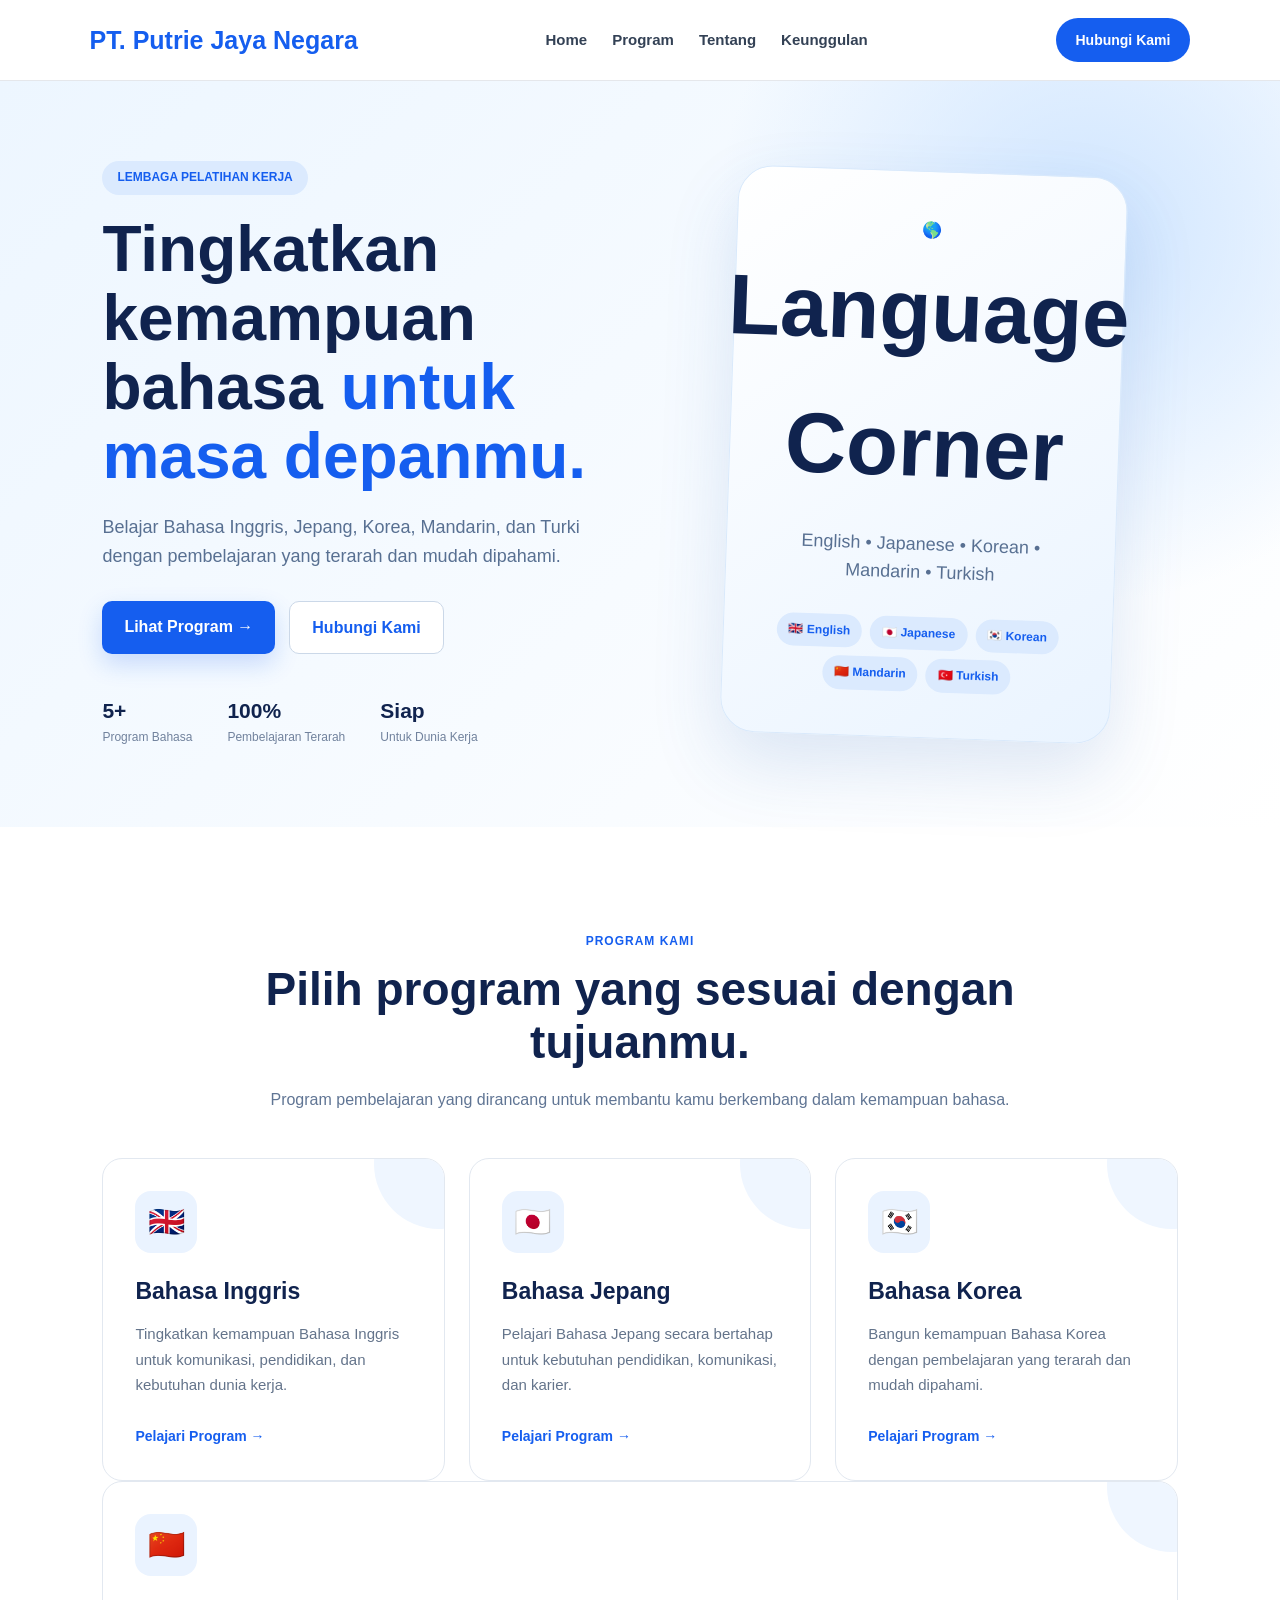
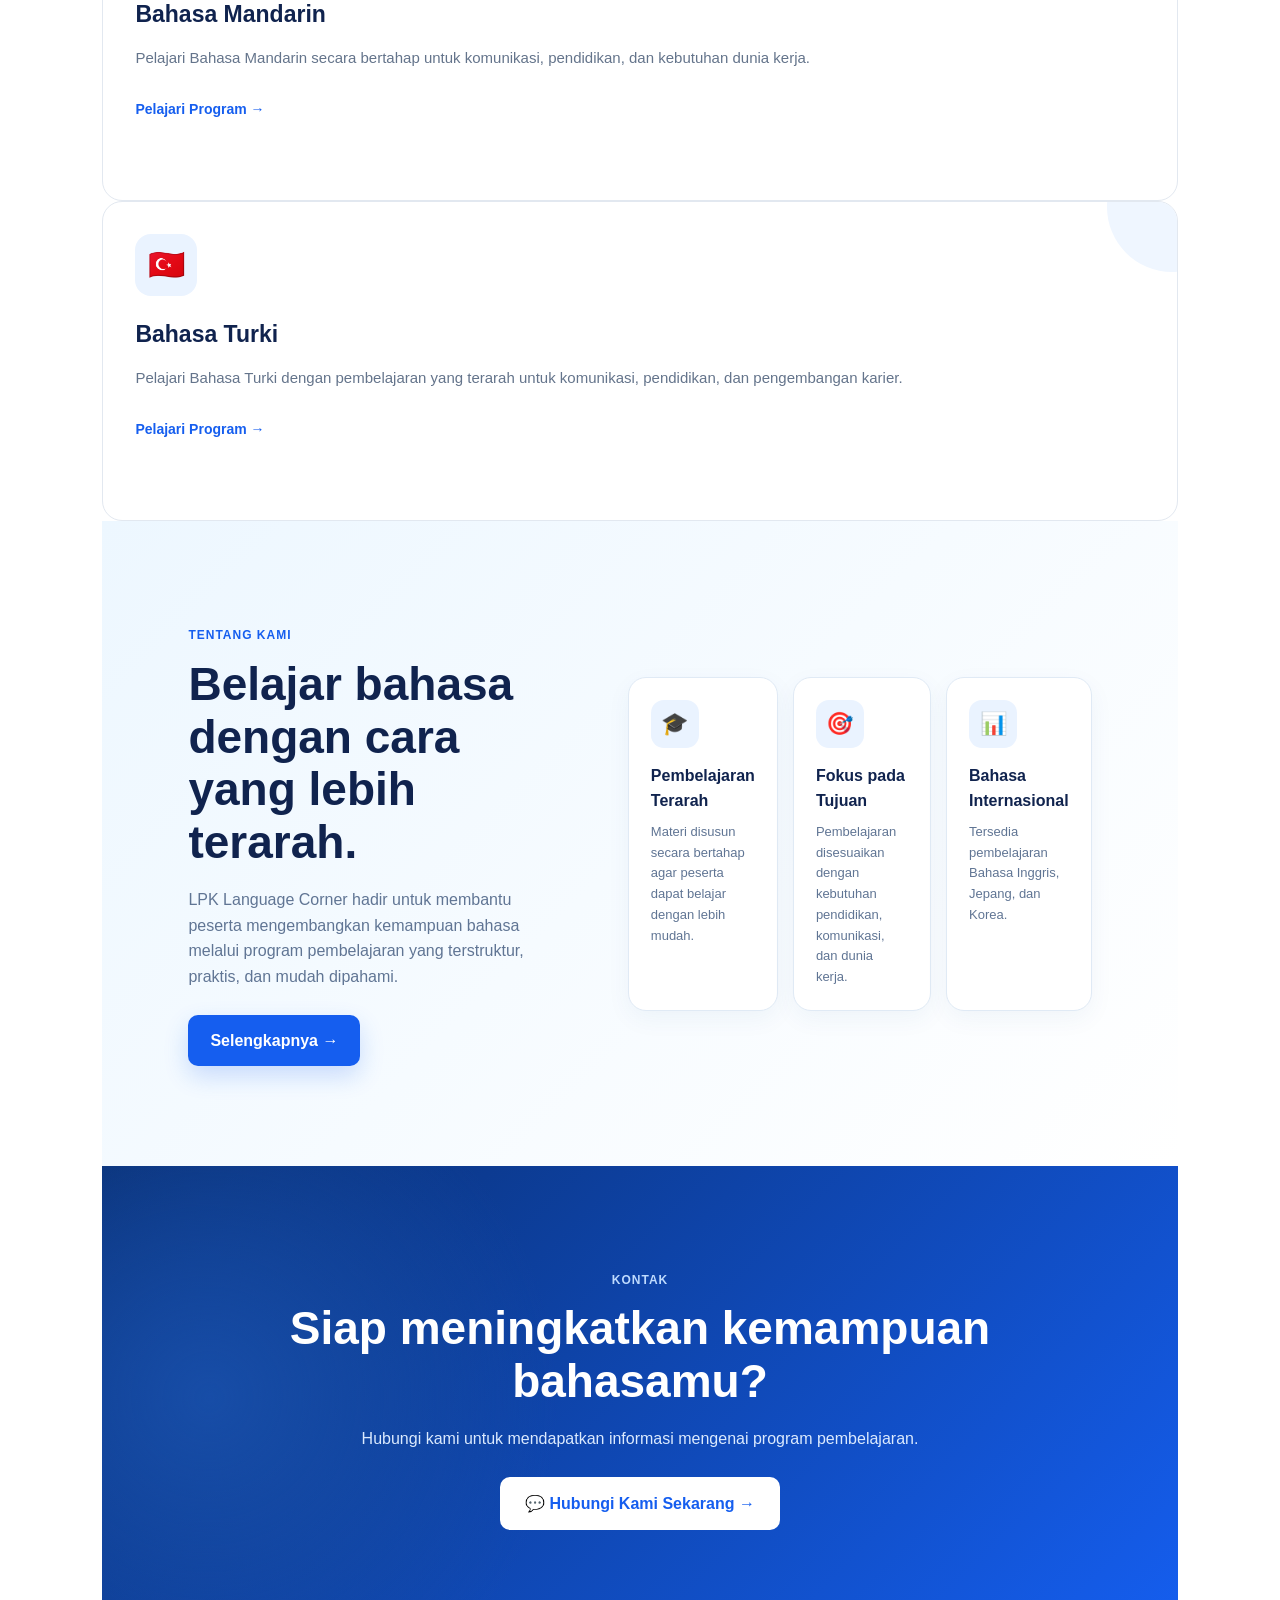
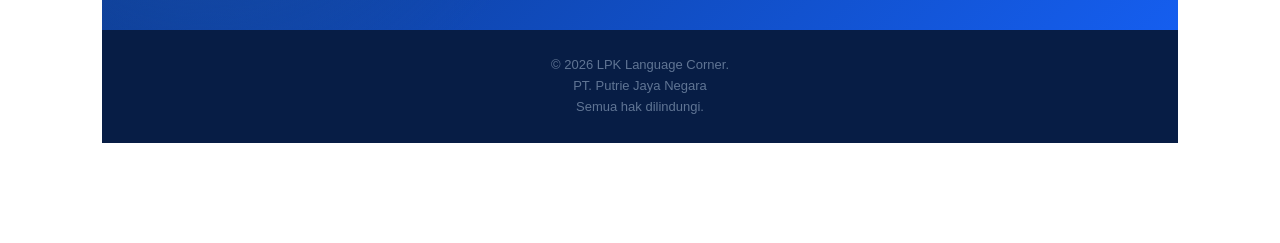
<file: index.html>
<!DOCTYPE html>
<html lang="id">
<head>
    <meta charset="UTF-8">
    <meta name="viewport" content="width=device-width, initial-scale=1.0">

    <title>LPK Language Corner</title>

    <style>
        * {
            margin: 0;
            padding: 0;
            box-sizing: border-box;
        }

        html {
            scroll-behavior: smooth;
        }

        body {
            font-family: Arial, sans-serif;
            background: #f8fbff;
            color: #10234e;
            line-height: 1.6;
        }

        a {
            text-decoration: none;
        }

        /* ================= NAVBAR ================= */

        header {
            position: sticky;
            top: 0;
            z-index: 1000;

            width: 100%;

            display: flex;
            align-items: center;
            justify-content: space-between;

            padding: 18px 7%;

            background: rgba(255,255,255,0.97);
            backdrop-filter: blur(10px);

            border-bottom: 1px solid #e5e7eb;
        }

        .logo {
            color: #155eef;
            font-size: 25px;
            font-weight: 800;
            white-space: nowrap;
        }

        nav {
            display: flex;
            align-items: center;
            gap: 25px;
        }

        nav a {
            color: #334155;
            font-size: 15px;
            font-weight: 700;
            transition: 0.2s;
        }

        nav a:hover {
            color: #155eef;
        }

        .nav-button {
            padding: 11px 20px;

            border-radius: 30px;

            background: #155eef;
            color: white;

            font-size: 14px;
            font-weight: 700;

            transition: 0.3s;
        }

        .nav-button:hover {
            background: #0d47c7;
            transform: translateY(-2px);
        }

        /* ================= HERO ================= */

        #home {
            min-height: 600px;

            display: grid;
            grid-template-columns: 1fr 1fr;

            align-items: center;

            gap: 60px;

            padding: 80px 8%;

            background:
                radial-gradient(
                    circle at 85% 20%,
                    #cfe5ff 0%,
                    transparent 30%
                ),
                linear-gradient(
                    135deg,
                    #edf6ff,
                    #ffffff
                );
        }

        .hero-content {
            max-width: 650px;
        }

        .badge {
            display: inline-block;

            padding: 7px 15px;
            margin-bottom: 20px;

            border-radius: 30px;

            background: #dbeafe;
            color: #155eef;

            font-size: 12px;
            font-weight: 800;
        }

        #home h1 {
            margin-bottom: 22px;

            font-size: clamp(42px, 5vw, 68px);
            line-height: 1.08;

            color: #10234e;
        }

        #home h1 span {
            color: #155eef;
        }

        #home p {
            max-width: 600px;

            margin-bottom: 30px;

            color: #587092;

            font-size: 18px;
        }

        .hero-buttons {
            display: flex;
            gap: 14px;

            margin-bottom: 40px;
        }

        .btn-primary,
        .btn-secondary {
            display: inline-block;

            padding: 13px 22px;

            border-radius: 10px;

            font-weight: 700;

            transition: 0.3s;
        }

        .btn-primary {
            background: #155eef;
            color: white;

            box-shadow: 0 10px 25px rgba(21,94,239,0.2);
        }

        .btn-primary:hover {
            background: #0d47c7;
            transform: translateY(-3px);
        }

        .btn-secondary {
            border: 1px solid #cbd8e8;

            background: white;
            color: #155eef;
        }

        .btn-secondary:hover {
            border-color: #155eef;
            transform: translateY(-3px);
        }

        .hero-info {
            display: flex;
            gap: 35px;
        }

        .hero-info div {
            display: flex;
            flex-direction: column;
        }

        .hero-info strong {
            font-size: 21px;
            color: #10234e;
        }

        .hero-info span {
            font-size: 12px;
            color: #71829d;
        }

        /* ================= HERO VISUAL ================= */

        .hero-visual {
            display: flex;
            justify-content: center;
            align-items: center;
        }

        .visual-card {
            width: 390px;
            min-height: 360px;

            padding: 45px;

            display: flex;
            flex-direction: column;
            align-items: center;
            justify-content: center;

            text-align: center;

            border-radius: 35px;

            background: linear-gradient(
                145deg,
                #ffffff,
                #eaf4ff
            );

            border: 1px solid #d9e9fb;

            box-shadow:
                0 30px 70px rgba(45,100,180,0.15);

            transform: rotate(2deg);

            transition: 0.3s;
        }

        .visual-card:hover {
            transform: rotate(0deg) translateY(-8px);
        }

        .visual-card > :first-child {
            font-size: 85px;
            margin-bottom: 15px;
        }

        .visual-card h3 {
            margin-bottom: 8px;
            font-size: 28px;
        }

        .visual-card p {
            margin-bottom: 20px;
            color: #587092;
        }

        .language-list {
            display: flex;
            flex-wrap: wrap;
            justify-content: center;
            gap: 8px;
        }

        .language-list span {
            padding: 7px 12px;

            border-radius: 20px;

            background: #dbeafe;
            color: #155eef;

            font-size: 12px;
            font-weight: 700;
        }

        /* ================= SECTION ================= */

        section {
            padding: 100px 8%;
        }

        .section-heading {
            max-width: 750px;
            margin: 0 auto;
            text-align: center;
        }

        .section-label {
            display: inline-block;

            margin-bottom: 12px;

            color: #155eef;

            font-size: 12px;
            font-weight: 800;

            letter-spacing: 1px;
        }

        section h2 {
            margin-bottom: 18px;

            font-size: clamp(32px,4vw,46px);

            line-height: 1.15;

            color: #10234e;
        }

        section p {
            color: #607594;
        }

        /* ================= PROGRAM ================= */

        #program {
            background: white;
        }

        .program-container {
            max-width: 1100px;

            margin: 45px auto 0;

            display: grid;

            grid-template-columns: repeat(3,1fr);

            gap: 24px;
        }

        .program-card {
            position: relative;

            min-height: 320px;

            padding: 32px;

            background: white;

            border: 1px solid #e2e8f0;

            border-radius: 20px;

            overflow: hidden;

            transition: 0.3s;
        }

        .program-card::after {
            content: "";

            position: absolute;

            width: 130px;
            height: 130px;

            top: -60px;
            right: -60px;

            background: #eff6ff;

            border-radius: 50%;
        }

        .program-card:hover {
            transform: translateY(-7px);

            border-color: #bfdbfe;

            box-shadow:
                0 18px 40px rgba(15,23,42,0.08);
        }

        .program-icon {
            position: relative;
            z-index: 2;

            width: 62px;
            height: 62px;

            display: flex;
            align-items: center;
            justify-content: center;

            margin-bottom: 20px;

            border-radius: 16px;

            background: #eaf3ff;

            font-size: 30px;
        }

        .number {
            position: absolute;

            top: 25px;
            right: 25px;

            color: #7ca5db;

            font-size: 12px;
            font-weight: 700;
        }

        .program-card h3 {
            position: relative;
            z-index: 2;

            margin-bottom: 12px;

            font-size: 23px;

            color: #10234e;
        }

        .program-card p {
            position: relative;
            z-index: 2;

            margin-bottom: 25px;

            font-size: 15px;

            line-height: 1.7;

            color: #64748b;
        }

        .program-card a {
            position: relative;
            z-index: 2;

            color: #155eef;

            font-size: 14px;

            font-weight: 800;
        }

        /* ================= TENTANG ================= */

        #tentang {
            background:
                linear-gradient(
                    135deg,
                    #edf7ff,
                    #ffffff
                );
        }

        .about-content {
            max-width: 1100px;

            margin: auto;

            display: grid;

            grid-template-columns: 0.9fr 1.1fr;

            gap: 60px;

            align-items: center;
        }

        .about-content h2 {
            max-width: 500px;
        }

        .about-content > div:first-child p {
            max-width: 550px;

            margin-bottom: 25px;
        }

        .feature-container {
            display: grid;

            grid-template-columns: repeat(3,1fr);

            gap: 15px;
        }

        .feature-card {
            padding: 22px;

            border: 1px solid #e0eaf5;

            border-radius: 18px;

            background: white;

            box-shadow:
                0 8px 25px rgba(25,70,130,0.05);
        }

        .feature-icon {
            width: 48px;
            height: 48px;

            display: flex;
            align-items: center;
            justify-content: center;

            margin-bottom: 15px;

            border-radius: 13px;

            background: #eaf3ff;

            font-size: 22px;
        }

        .feature-card h3 {
            margin-bottom: 8px;

            font-size: 16px;

            color: #10234e;
        }

        .feature-card p {
            font-size: 13px;
        }

        /* ================= KONTAK ================= */

        #kontak {
            text-align: center;

            background:
                radial-gradient(
                    circle at 10% 50%,
                    #174da7,
                    transparent 35%
                ),
                linear-gradient(
                    135deg,
                    #092f72,
                    #155eef
                );

            color: white;
        }

        #kontak .section-label {
            color: #bfdbfe;
        }

        #kontak h2 {
            color: white;
        }

        #kontak p {
            max-width: 600px;

            margin: 0 auto 25px;

            color: #dbeafe;
        }

        .contact-button {
            display: inline-block;

            padding: 14px 25px;

            border-radius: 10px;

            background: white;

            color: #155eef;

            font-weight: 800;

            transition: 0.3s;
        }

        .contact-button:hover {
            transform: translateY(-3px);

            box-shadow:
                0 10px 25px rgba(0,0,0,0.15);
        }

        /* ================= FOOTER ================= */

        footer {
            padding: 25px 8%;

            text-align: center;

            background: #071d45;

            color: #9db3d5;

            font-size: 13px;
        }

        /* ================= RESPONSIVE ================= */

        @media (max-width:900px) {

            header {
                padding: 15px 5%;
            }

            nav {
                gap: 15px;
            }

            #home {
                grid-template-columns: 1fr;

                padding: 70px 5%;
            }

            .hero-visual {
                order: -1;
            }

            .visual-card {
                width: 100%;
                max-width: 380px;
            }

            .program-container {
                grid-template-columns: 1fr;
            }

            .about-content {
                grid-template-columns: 1fr;
            }

            .feature-container {
                grid-template-columns: 1fr;
            }
        }

        @media (max-width:600px) {

            header {
                height: auto;

                padding: 18px 5%;

                flex-direction: column;

                gap: 12px;
            }

            nav {
                flex-wrap: wrap;
                justify-content: center;
                gap: 15px;
            }

            .nav-button {
                display: inline-block;
            }

            #home {
                padding: 60px 5%;
            }

            #home h1 {
                font-size: 43px;
            }

            #home p {
                font-size: 16px;
            }

            .hero-buttons {
                flex-direction: column;
            }

            .btn-primary,
            .btn-secondary {
                text-align: center;
                width: 100%;
            }

            .hero-info {
                gap: 18px;
            }

            .hero-info strong {
                font-size: 18px;
            }

            section {
                padding: 70px 5%;
            }

            section h2 {
                font-size: 32px;
            }

            .visual-card {
                min-height: 320px;
                padding: 30px;
            }
        }
    </style>
</head>

<body>

    <!-- ================= NAVBAR ================= -->

    <header>

       <div class="logo">
    PT. Putrie Jaya Negara
</div>

        <nav>
            <a href="#home">Home</a>
            <a href="#program">Program</a>
            <a href="#tentang">Tentang</a>
            <a href="#keunggulan">Keunggulan</a>
        </nav>

        <a
            href="https://wa.me/6281389813184?text=Halo%20LPK%20Language%20Corner%2C%20saya%20ingin%20mendapatkan%20informasi%20tentang%20program."
            class="nav-button"
            target="_blank"
            rel="noopener noreferrer"
        >
            Hubungi Kami
        </a>

    </header>


    <!-- ================= HERO ================= -->

    <section id="home">

        <div class="hero-content">

            <span class="badge">
                LEMBAGA PELATIHAN KERJA
            </span>

            <h1>
                Tingkatkan kemampuan
                bahasa <span>untuk masa depanmu.</span>
            </h1>

            <p>
    Belajar Bahasa Inggris, Jepang, Korea, Mandarin, dan Turki
    dengan pembelajaran yang terarah dan mudah dipahami.
</p>

            <div class="hero-buttons">

                <a href="#program" class="btn-primary">
                    Lihat Program →
                </a>

                <a
                    href="https://wa.me/6281389813184?text=Halo%20LPK%20Language%20Corner%2C%20saya%20ingin%20mendapatkan%20informasi."
                    class="btn-secondary"
                    target="_blank"
                    rel="noopener noreferrer"
                >
                    Hubungi Kami
                </a>

            </div>

            <div class="hero-info">

                <div>
                    <strong>5+</strong>
                    <span>Program Bahasa</span>
                </div>

                <div>
                    <strong>100%</strong>
                    <span>Pembelajaran Terarah</span>
                </div>

                <div>
                    <strong>Siap</strong>
                    <span>Untuk Dunia Kerja</span>
                </div>

            </div>

        </div>


        <div class="hero-visual">

            <div class="visual-card">

                🌎

                <h3>
                    Language Corner
                </h3>

               <p>
    English • Japanese • Korean • Mandarin • Turkish
</p>
              <div class="language-list">
    <span>🇬🇧 English</span>
    <span>🇯🇵 Japanese</span>
    <span>🇰🇷 Korean</span>
    <span>🇨🇳 Mandarin</span>
    <span>🇹🇷 Turkish</span>
</div>

            </div>

        </div>

    </section>


    <!-- ================= PROGRAM ================= -->

    <section id="program">

        <div class="section-heading">

            <span class="section-label">
                PROGRAM KAMI
            </span>

            <h2>
                Pilih program yang sesuai
                dengan tujuanmu.
            </h2>

            <p>
                Program pembelajaran yang dirancang untuk membantu
                kamu berkembang dalam kemampuan bahasa.
            </p>

        </div>


       <div class="program-container">

    <!-- PROGRAM BAHASA INGGRIS -->
    <div class="program-card">

        <div class="program-icon">
            🇬🇧
        </div>

        <span class="number">
            01
        </span>

        <h3>
            Bahasa Inggris
        </h3>

        <p>
            Tingkatkan kemampuan Bahasa Inggris
            untuk komunikasi, pendidikan,
            dan kebutuhan dunia kerja.
        </p>

        <a href="inggris.html">
            Pelajari Program →
        </a>

    </div>


    <!-- PROGRAM BAHASA JEPANG -->
    <div class="program-card">

        <div class="program-icon">
            🇯🇵
        </div>

        <span class="number">
            02
        </span>

        <h3>
            Bahasa Jepang
        </h3>

        <p>
            Pelajari Bahasa Jepang secara bertahap
            untuk kebutuhan pendidikan, komunikasi,
            dan karier.
        </p>

        <a href="jepang.html">
            Pelajari Program →
        </a>

    </div>


    <!-- PROGRAM BAHASA KOREA -->
    <div class="program-card">

        <div class="program-icon">
            🇰🇷
        </div>

        <span class="number">
            03
        </span>

        <h3>
            Bahasa Korea
        </h3>

        <p>
            Bangun kemampuan Bahasa Korea
            dengan pembelajaran yang terarah
            dan mudah dipahami.
        </p>

        <a href="korea.html">
            Pelajari Program →
        </a>

    </div>

</div>
    <!-- PROGRAM BAHASA MANDARIN -->
    <div class="program-card">

        <div class="program-icon">
            🇨🇳
        </div>

        <span class="number">
            04
        </span>

        <h3>
            Bahasa Mandarin
        </h3>

        <p>
            Pelajari Bahasa Mandarin secara bertahap
            untuk komunikasi, pendidikan,
            dan kebutuhan dunia kerja.
        </p>

        <a href="mandarin.html">
            Pelajari Program →
        </a>

    </div>


    <!-- PROGRAM BAHASA TURKI -->
    <div class="program-card">

        <div class="program-icon">
            🇹🇷
        </div>

        <span class="number">
            05
        </span>

        <h3>
            Bahasa Turki
        </h3>

        <p>
            Pelajari Bahasa Turki dengan pembelajaran
            yang terarah untuk komunikasi,
            pendidikan, dan pengembangan karier.
        </p>

        <a href="turki.html">
            Pelajari Program →
        </a>

    </div>


    <!-- ================= TENTANG ================= -->

    <section id="tentang">

        <div class="about-content">

            <div>

                <span class="section-label">
                    TENTANG KAMI
                </span>

                <h2>
                    Belajar bahasa dengan cara
                    yang lebih terarah.
                </h2>

                <p>
                    LPK Language Corner hadir untuk membantu
                    peserta mengembangkan kemampuan bahasa
                    melalui program pembelajaran yang
                    terstruktur, praktis, dan mudah dipahami.
                </p>

                <a
                    href="#kontak"
                    class="btn-primary"
                >
                    Selengkapnya →
                </a>

            </div>


            <div
                class="feature-container"
                id="keunggulan"
            >

                <div class="feature-card">

                    <div class="feature-icon">
                        🎓
                    </div>

                    <h3>
                        Pembelajaran Terarah
                    </h3>

                    <p>
                        Materi disusun secara bertahap
                        agar peserta dapat belajar
                        dengan lebih mudah.
                    </p>

                </div>


                <div class="feature-card">

                    <div class="feature-icon">
                        🎯
                    </div>

                    <h3>
                        Fokus pada Tujuan
                    </h3>

                    <p>
                        Pembelajaran disesuaikan
                        dengan kebutuhan pendidikan,
                        komunikasi, dan dunia kerja.
                    </p>

                </div>


                <div class="feature-card">

                    <div class="feature-icon">
                        📊
                    </div>

                    <h3>
                        Bahasa Internasional
                    </h3>

                    <p>
                        Tersedia pembelajaran
                        Bahasa Inggris, Jepang,
                        dan Korea.
                    </p>

                </div>

            </div>

        </div>

    </section>


    <!-- ================= KONTAK ================= -->

    <section id="kontak">

        <span class="section-label">
            KONTAK
        </span>

        <h2>
            Siap meningkatkan kemampuan bahasamu?
        </h2>

        <p>
            Hubungi kami untuk mendapatkan informasi
            mengenai program pembelajaran.
        </p>

        <a
            href="https://wa.me/6281389813184?text=Halo%20LPK%20Language%20Corner%2C%20saya%20ingin%20mendapatkan%20informasi%20mengenai%20program%20pembelajaran."
            class="contact-button"
            target="_blank"
            rel="noopener noreferrer"
        >
            💬 Hubungi Kami Sekarang →
        </a>

    </section>


    <!-- ================= FOOTER ================= -->

   <footer>
    <p>
        © 2026 LPK Language Corner.
        <br>
        PT. Putrie Jaya Negara
        <br>
        Semua hak dilindungi.
    </p>
</footer>

</body>
</html>
</file>
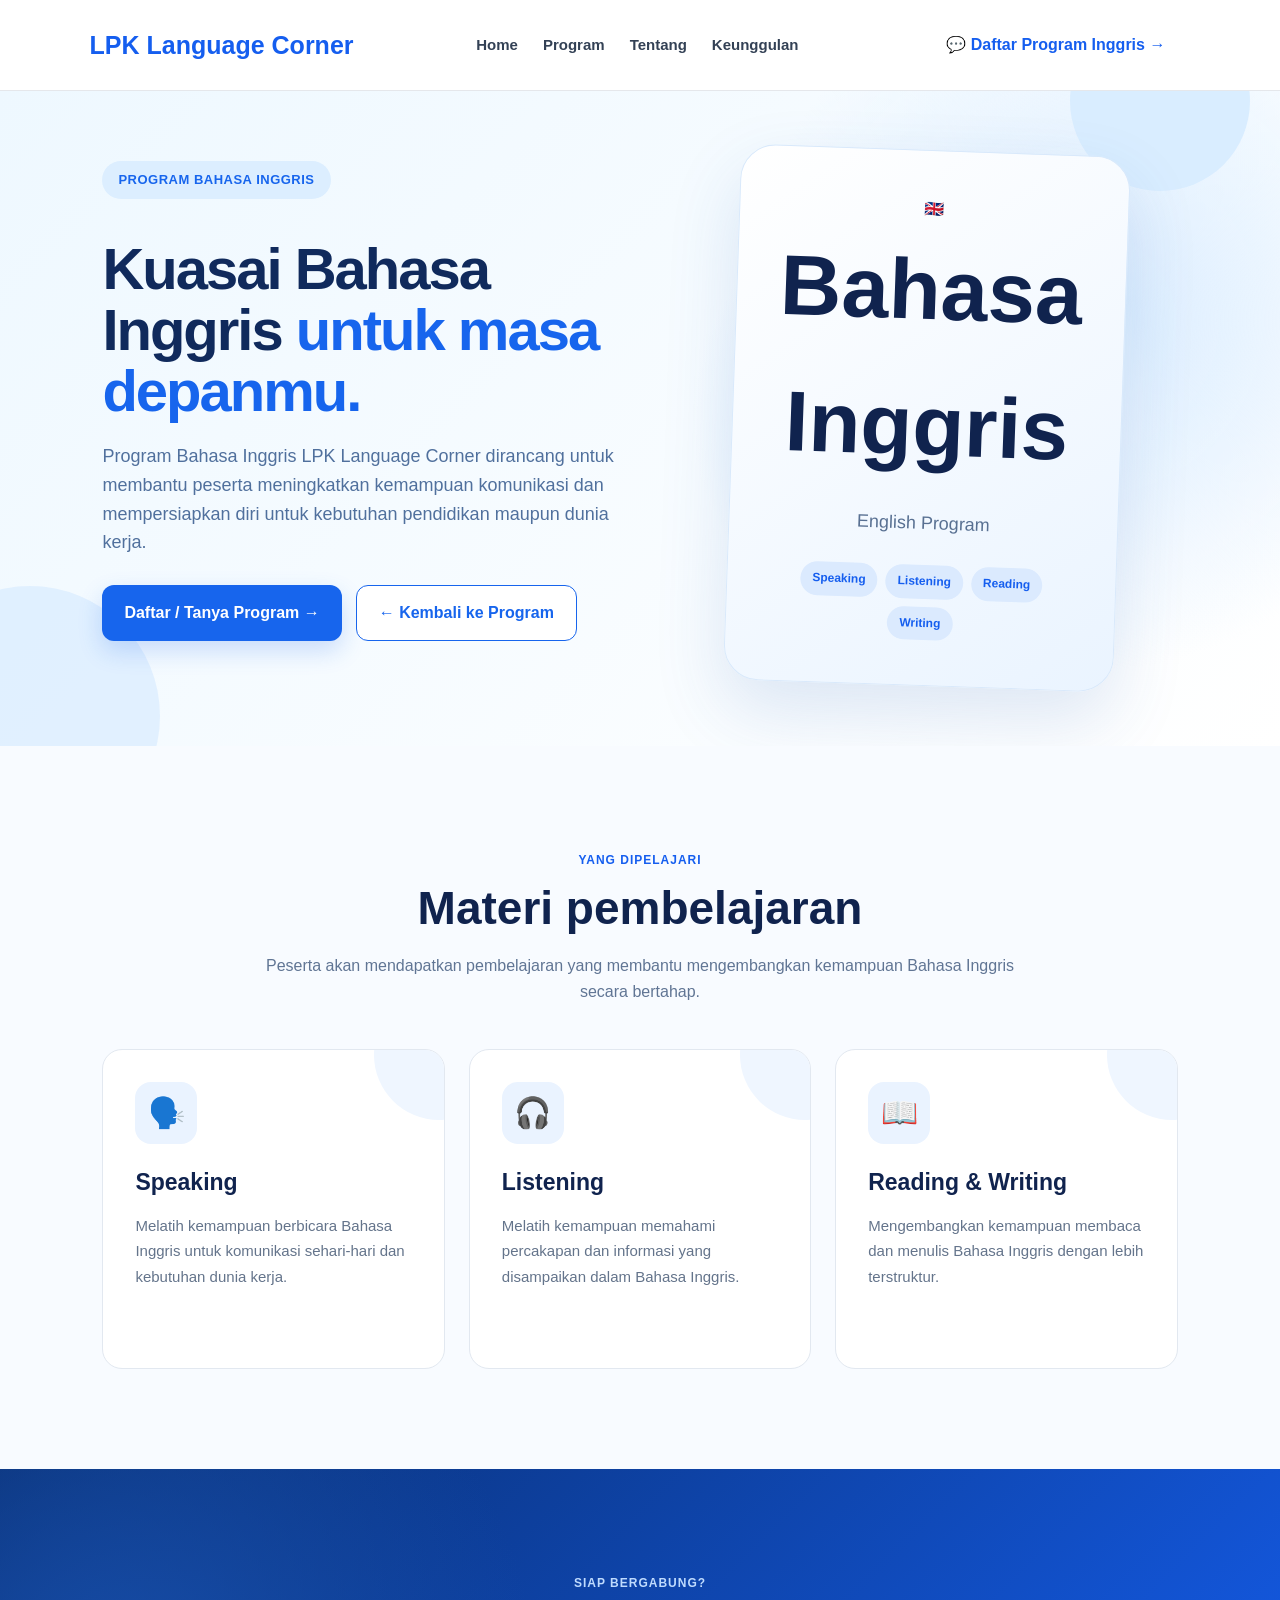
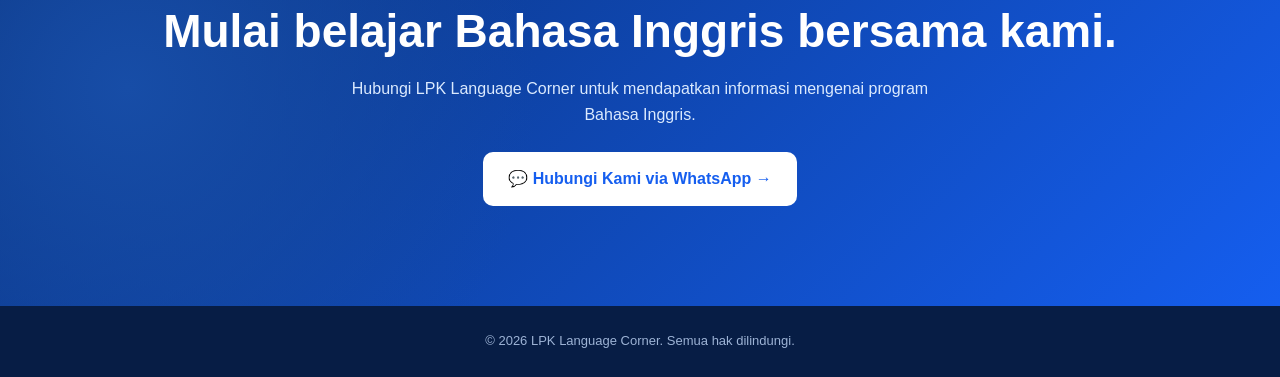
<file: inggris.html>
<!DOCTYPE html>
<html lang="id">

<head>
    <meta charset="UTF-8">
    <meta name="viewport" content="width=device-width, initial-scale=1.0">

    <title>Program Bahasa Inggris - LPK Language Corner</title>

    <link rel="stylesheet" href="style.css">
</head>

<body>

    <!-- NAVBAR -->
    <header>

        <div class="logo">
            LPK Language Corner
        </div>

        <nav>
            <a href="index.html">Home</a>
            <a href="index.html#program">Program</a>
            <a href="index.html#tentang">Tentang</a>
            <a href="index.html#keunggulan">Keunggulan</a>
        </nav>

       <a href="https://wa.me/6281389813184?text=Halo%20LPK%20Language%20Corner%2C%20saya%20tertarik%20dengan%20Program%20Bahasa%20Inggris."
   target="_blank"
   class="contact-button">
    💬 Daftar Program Inggris →
</a>

    </header>


    <!-- DETAIL PROGRAM -->
    <section id="home">

        <div class="hero-content">

            <span class="badge">
                PROGRAM BAHASA INGGRIS
            </span>

            <h1>
                Kuasai Bahasa Inggris
                <span>untuk masa depanmu.</span>
            </h1>

            <p>
                Program Bahasa Inggris LPK Language Corner
                dirancang untuk membantu peserta meningkatkan
                kemampuan komunikasi dan mempersiapkan diri
                untuk kebutuhan pendidikan maupun dunia kerja.
            </p>

            <div class="hero-buttons">

                <a
                    href="https://wa.me/6281389813184?text=Halo%20LPK%20Language%20Corner%2C%20saya%20tertarik%20dengan%20Program%20Bahasa%20Inggris."
                    class="btn-primary"
                    target="_blank"
                >
                    Daftar / Tanya Program →
                </a>

                <a
                    href="index.html#program"
                    class="btn-secondary"
                >
                    ← Kembali ke Program
                </a>

            </div>

        </div>


        <div class="hero-visual">

            <div class="visual-card">

                🇬🇧

                <h3>
                    Bahasa Inggris
                </h3>

                <p>
                    English Program
                </p>

                <div class="language-list">

                    <span>Speaking</span>
                    <span>Listening</span>
                    <span>Reading</span>
                    <span>Writing</span>

                </div>

            </div>

        </div>

    </section>


    <!-- INFORMASI PROGRAM -->
    <section>

        <div class="section-heading">

            <span class="section-label">
                YANG DIPELAJARI
            </span>

            <h2>
                Materi pembelajaran
            </h2>

            <p>
                Peserta akan mendapatkan pembelajaran
                yang membantu mengembangkan kemampuan
                Bahasa Inggris secara bertahap.
            </p>

        </div>


        <div class="program-container">

            <div class="program-card">

                <div class="program-icon">
                    🗣️
                </div>

                <h3>
                    Speaking
                </h3>

                <p>
                    Melatih kemampuan berbicara Bahasa Inggris
                    untuk komunikasi sehari-hari dan kebutuhan
                    dunia kerja.
                </p>

            </div>


            <div class="program-card">

                <div class="program-icon">
                    🎧
                </div>

                <h3>
                    Listening
                </h3>

                <p>
                    Melatih kemampuan memahami percakapan
                    dan informasi yang disampaikan dalam
                    Bahasa Inggris.
                </p>

            </div>


            <div class="program-card">

                <div class="program-icon">
                    📖
                </div>

                <h3>
                    Reading & Writing
                </h3>

                <p>
                    Mengembangkan kemampuan membaca dan
                    menulis Bahasa Inggris dengan lebih
                    terstruktur.
                </p>

            </div>

        </div>

    </section>


    <!-- KONTAK -->
    <section id="kontak">

        <span class="section-label">
            SIAP BERGABUNG?
        </span>

        <h2>
            Mulai belajar Bahasa Inggris bersama kami.
        </h2>

        <p>
            Hubungi LPK Language Corner untuk mendapatkan
            informasi mengenai program Bahasa Inggris.
        </p>

        <a
            href="https://wa.me/6281389813184?text=Halo%20LPK%20Language%20Corner%2C%20saya%20ingin%20mendapatkan%20informasi%20Program%20Bahasa%20Inggris."
            class="contact-button"
            target="_blank"
        >
            💬 Hubungi Kami via WhatsApp →
        </a>

    </section>


    <!-- FOOTER -->
    <footer>

        <p>
            © 2026 LPK Language Corner.
            Semua hak dilindungi.
        </p>

    </footer>

</body>

</html>
</file>
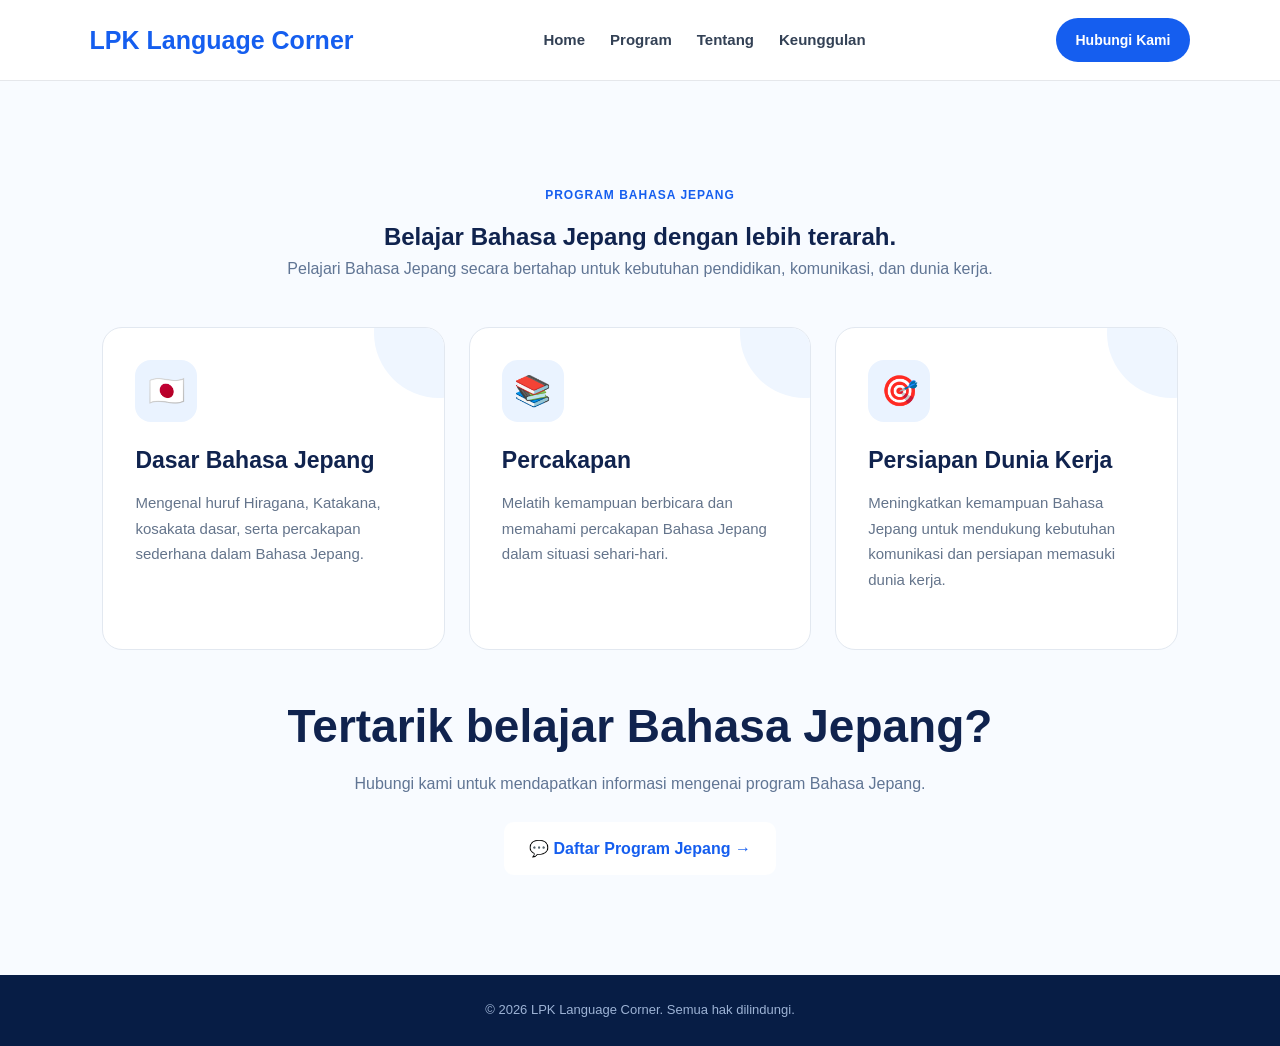
<file: Japan.html>
<!DOCTYPE html>
<html lang="id">

<head>
    <meta charset="UTF-8">
    <meta name="viewport" content="width=device-width, initial-scale=1.0">

    <title>Program Bahasa Jepang - LPK Language Corner</title>

    <link rel="stylesheet" href="style.css">
</head>

<body>

    <!-- =========================
         NAVBAR
    ========================== -->

    <header>

        <div class="logo">
            LPK Language Corner
        </div>

        <nav>
            <a href="index.html">Home</a>
            <a href="index.html#program">Program</a>
            <a href="index.html#tentang">Tentang</a>
            <a href="index.html#keunggulan">Keunggulan</a>
        </nav>

        <a
            href="https://wa.me/6281389813184?text=Halo%20LPK%20Language%20Corner%2C%20saya%20tertarik%20dengan%20Program%20Bahasa%20Jepang."
            target="_blank"
            class="nav-button"
        >
            Hubungi Kami
        </a>

    </header>


    <!-- =========================
         DETAIL PROGRAM
    ========================== -->

    <section id="program-detail">

        <div class="section-heading">

            <span class="section-label">
                PROGRAM BAHASA JEPANG
            </span>

            <h1>
                Belajar Bahasa Jepang
                dengan lebih terarah.
            </h1>

            <p>
                Pelajari Bahasa Jepang secara bertahap
                untuk kebutuhan pendidikan, komunikasi,
                dan dunia kerja.
            </p>

        </div>


        <!-- =========================
             MATERI PROGRAM
        ========================== -->

        <div class="program-container">

            <!-- PROGRAM 1 -->

            <div class="program-card">

                <div class="program-icon">
                    🇯🇵
                </div>

                <span class="number">
                    01
                </span>

                <h3>
                    Dasar Bahasa Jepang
                </h3>

                <p>
                    Mengenal huruf Hiragana, Katakana,
                    kosakata dasar, serta percakapan
                    sederhana dalam Bahasa Jepang.
                </p>

            </div>


            <!-- PROGRAM 2 -->

            <div class="program-card">

                <div class="program-icon">
                    📚
                </div>

                <span class="number">
                    02
                </span>

                <h3>
                    Percakapan
                </h3>

                <p>
                    Melatih kemampuan berbicara dan
                    memahami percakapan Bahasa Jepang
                    dalam situasi sehari-hari.
                </p>

            </div>


            <!-- PROGRAM 3 -->

            <div class="program-card">

                <div class="program-icon">
                    🎯
                </div>

                <span class="number">
                    03
                </span>

                <h3>
                    Persiapan Dunia Kerja
                </h3>

                <p>
                    Meningkatkan kemampuan Bahasa Jepang
                    untuk mendukung kebutuhan komunikasi
                    dan persiapan memasuki dunia kerja.
                </p>

            </div>

        </div>


        <!-- =========================
             KONTAK / CTA
        ========================== -->

        <div
            style="
                text-align: center;
                margin-top: 50px;
            "
        >

            <h2>
                Tertarik belajar Bahasa Jepang?
            </h2>

            <p style="margin-bottom: 25px;">
                Hubungi kami untuk mendapatkan informasi
                mengenai program Bahasa Jepang.
            </p>

            <a
                href="https://wa.me/6281389813184?text=Halo%20LPK%20Language%20Corner%2C%20saya%20tertarik%20dengan%20Program%20Bahasa%20Jepang."
                target="_blank"
                class="contact-button"
            >
                💬 Daftar Program Jepang →
            </a>

        </div>

    </section>


    <!-- =========================
         FOOTER
    ========================== -->

    <footer>

        <p>
            © 2026 LPK Language Corner.
            Semua hak dilindungi.
        </p>

    </footer>

</body>

</html>
</file>
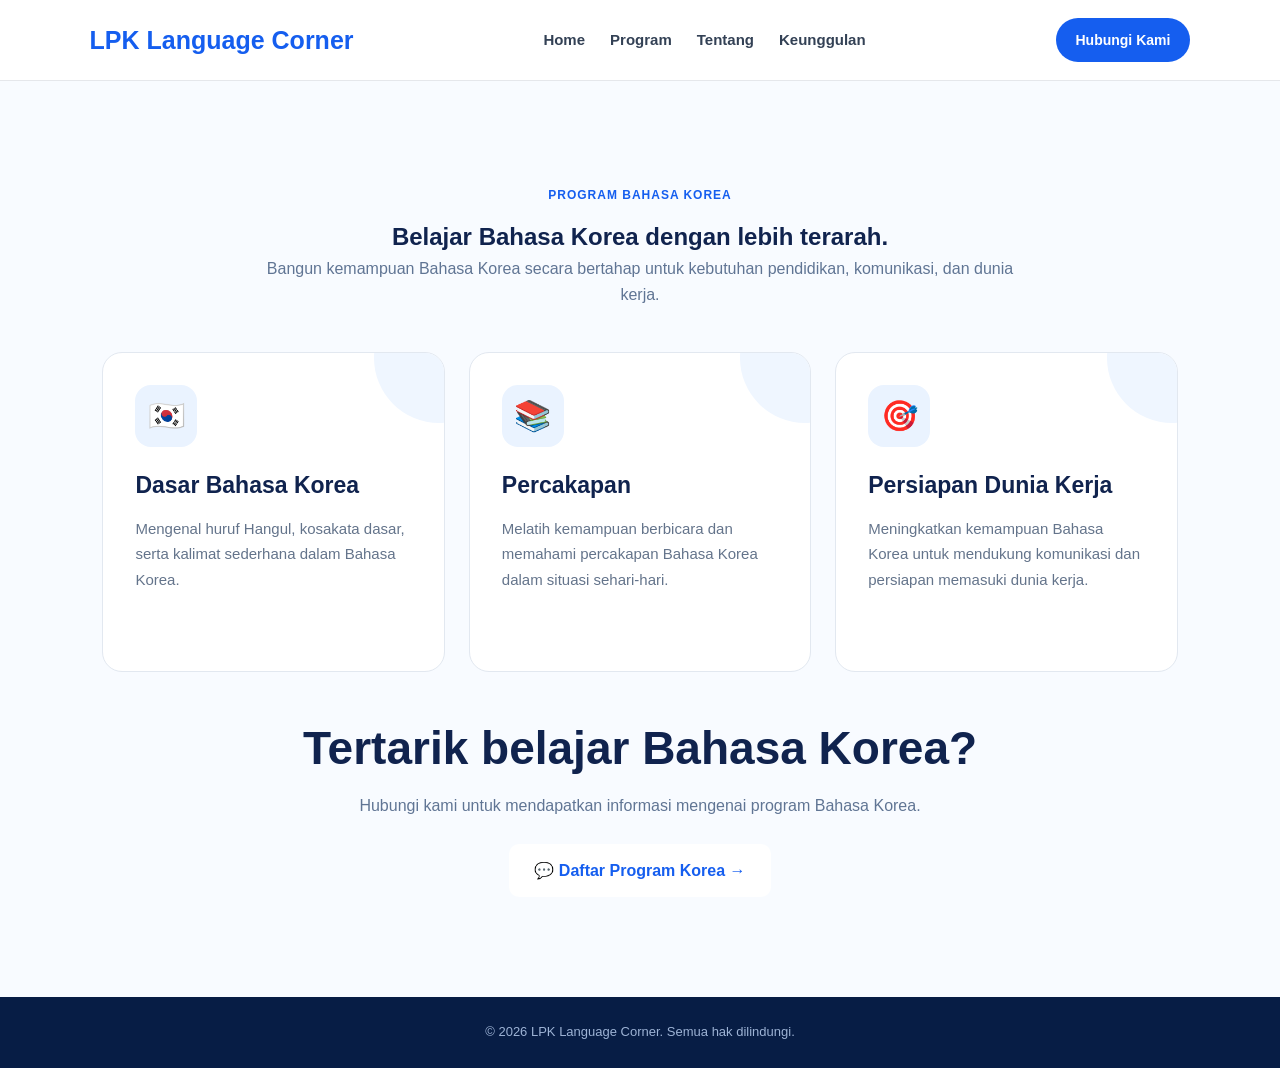
<file: korea.html>
<!DOCTYPE html>
<html lang="id">

<head>
    <meta charset="UTF-8">
    <meta name="viewport" content="width=device-width, initial-scale=1.0">

    <title>Program Bahasa Korea - LPK Language Corner</title>

    <link rel="stylesheet" href="style.css">
</head>

<body>

    <!-- NAVBAR -->
    <header>

        <div class="logo">
            LPK Language Corner
        </div>

        <nav>
            <a href="index.html">Home</a>
            <a href="index.html#program">Program</a>
            <a href="index.html#tentang">Tentang</a>
            <a href="index.html#keunggulan">Keunggulan</a>
        </nav>

        <a
            href="https://wa.me/6281389813184?text=Halo%20LPK%20Language%20Corner%2C%20saya%20tertarik%20dengan%20Program%20Bahasa%20Korea."
            target="_blank"
            class="nav-button"
        >
            Hubungi Kami
        </a>

    </header>


    <!-- DETAIL PROGRAM -->
    <section id="program-detail">

        <div class="section-heading">

            <span class="section-label">
                PROGRAM BAHASA KOREA
            </span>

            <h1>
                Belajar Bahasa Korea
                dengan lebih terarah.
            </h1>

            <p>
                Bangun kemampuan Bahasa Korea secara bertahap
                untuk kebutuhan pendidikan, komunikasi,
                dan dunia kerja.
            </p>

        </div>


        <!-- MATERI PROGRAM -->
        <div class="program-container">

            <!-- DASAR BAHASA KOREA -->
            <div class="program-card">

                <div class="program-icon">
                    🇰🇷
                </div>

                <span class="number">
                    01
                </span>

                <h3>
                    Dasar Bahasa Korea
                </h3>

                <p>
                    Mengenal huruf Hangul, kosakata dasar,
                    serta kalimat sederhana dalam
                    Bahasa Korea.
                </p>

            </div>


            <!-- PERCAKAPAN -->
            <div class="program-card">

                <div class="program-icon">
                    📚
                </div>

                <span class="number">
                    02
                </span>

                <h3>
                    Percakapan
                </h3>

                <p>
                    Melatih kemampuan berbicara dan
                    memahami percakapan Bahasa Korea
                    dalam situasi sehari-hari.
                </p>

            </div>


            <!-- DUNIA KERJA -->
            <div class="program-card">

                <div class="program-icon">
                    🎯
                </div>

                <span class="number">
                    03
                </span>

                <h3>
                    Persiapan Dunia Kerja
                </h3>

                <p>
                    Meningkatkan kemampuan Bahasa Korea
                    untuk mendukung komunikasi dan
                    persiapan memasuki dunia kerja.
                </p>

            </div>

        </div>


        <!-- KONTAK -->
        <div
            style="
                text-align: center;
                margin-top: 50px;
            "
        >

            <h2>
                Tertarik belajar Bahasa Korea?
            </h2>

            <p style="margin-bottom: 25px;">
                Hubungi kami untuk mendapatkan informasi
                mengenai program Bahasa Korea.
            </p>

            <a
                href="https://wa.me/6281389813184?text=Halo%20LPK%20Language%20Corner%2C%20saya%20tertarik%20dengan%20Program%20Bahasa%20Korea."
                target="_blank"
                class="contact-button"
            >
                💬 Daftar Program Korea →
            </a>

        </div>

    </section>


    <!-- FOOTER -->
    <footer>

        <p>
            © 2026 LPK Language Corner.
            Semua hak dilindungi.
        </p>

    </footer>

</body>

</html>
</file>
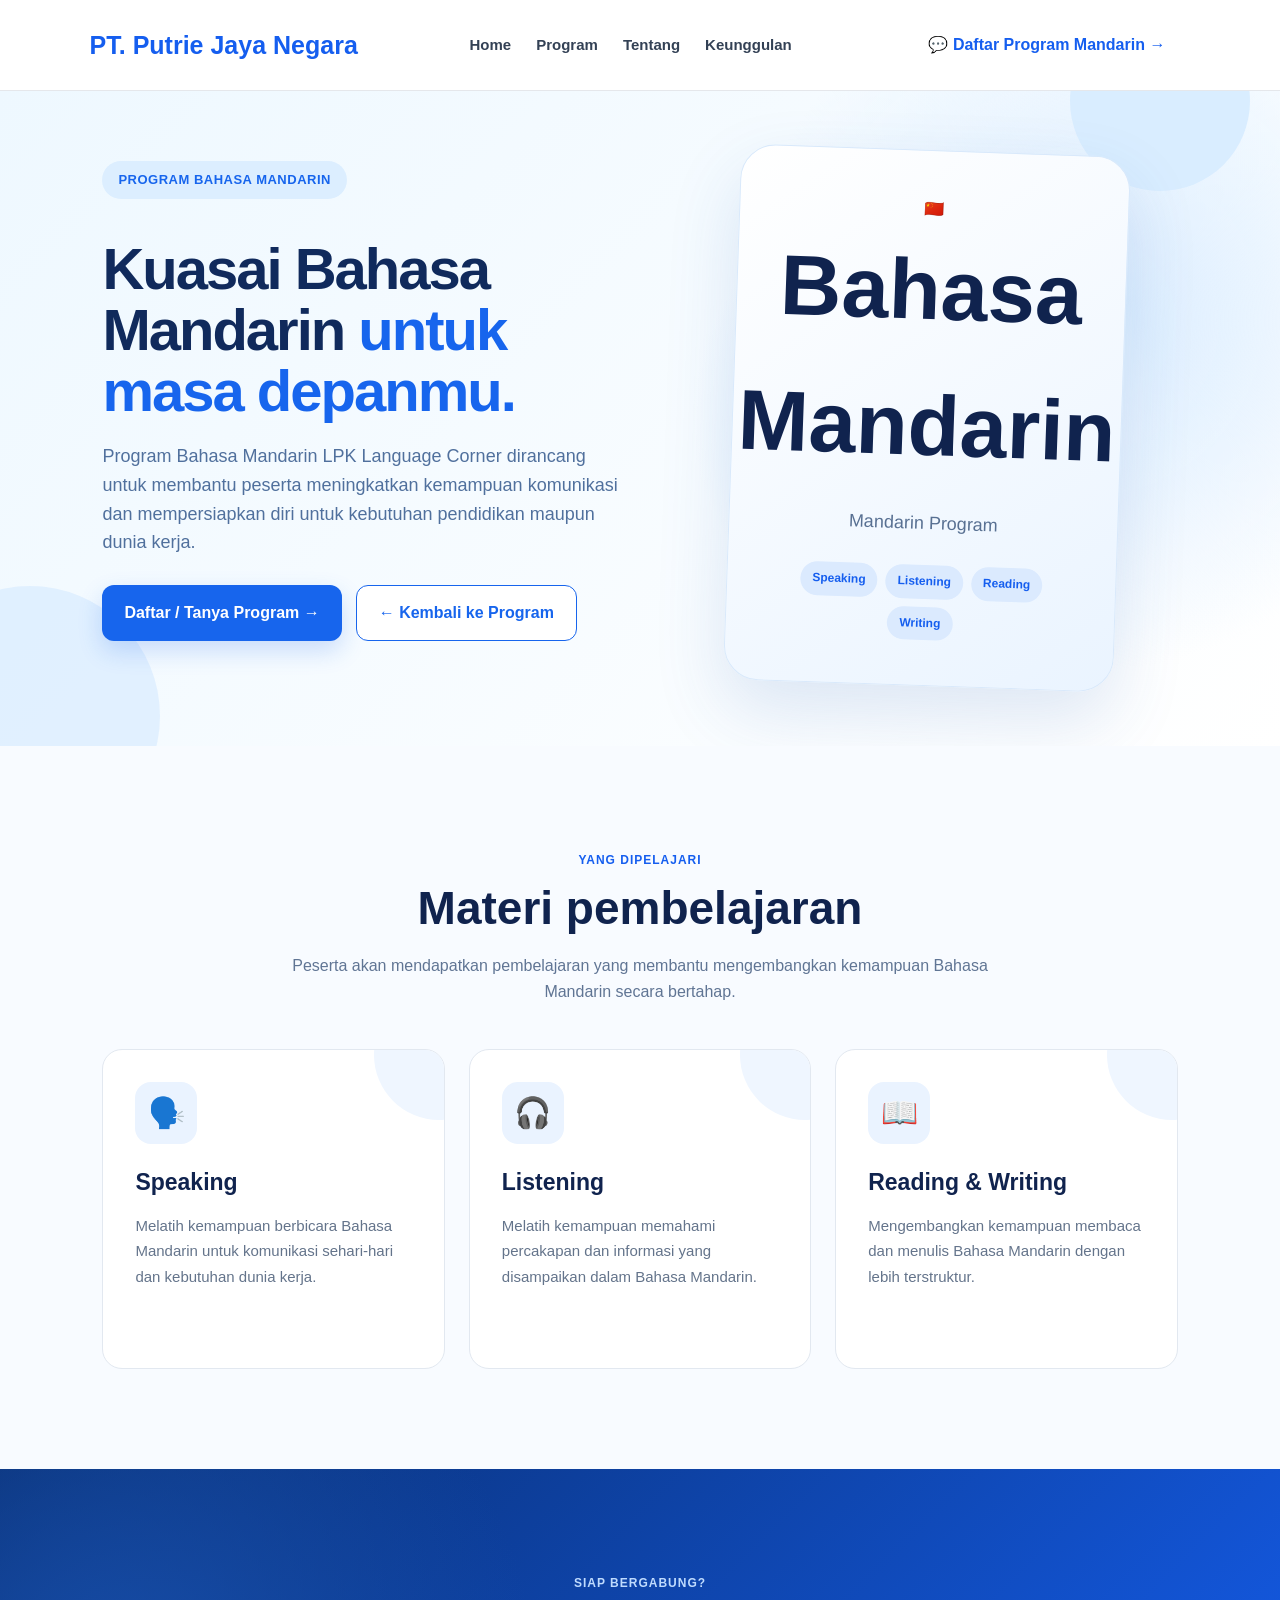
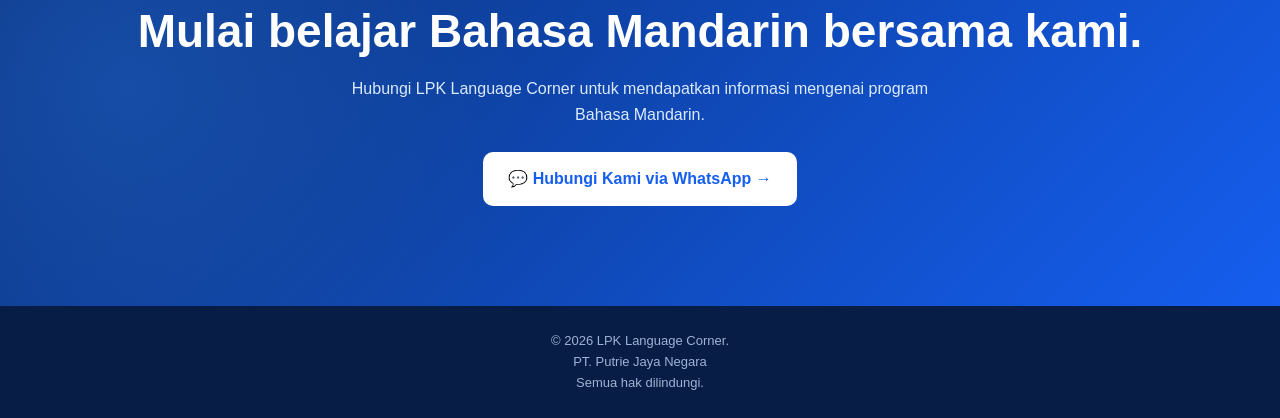
<file: mandarin.html>
<!DOCTYPE html>
<html lang="id">

<head>
    <meta charset="UTF-8">
    <meta name="viewport" content="width=device-width, initial-scale=1.0">

    <title>Program Bahasa Mandarin - LPK Language Corner</title>

    <link rel="stylesheet" href="style.css">
</head>

<body>

    <!-- NAVBAR -->
    <header>

        <div class="logo">
            PT. Putrie Jaya Negara
        </div>

        <nav>
            <a href="index.html">Home</a>
            <a href="index.html#program">Program</a>
            <a href="index.html#tentang">Tentang</a>
            <a href="index.html#keunggulan">Keunggulan</a>
        </nav>

        <a
            href="https://wa.me/6281389813184?text=Halo%20LPK%20Language%20Corner%2C%20saya%20tertarik%20dengan%20Program%20Bahasa%20Mandarin."
            target="_blank"
            class="contact-button"
        >
            💬 Daftar Program Mandarin →
        </a>

    </header>


    <!-- DETAIL PROGRAM -->
    <section id="home">

        <div class="hero-content">

            <span class="badge">
                PROGRAM BAHASA MANDARIN
            </span>

            <h1>
                Kuasai Bahasa Mandarin
                <span>untuk masa depanmu.</span>
            </h1>

            <p>
                Program Bahasa Mandarin LPK Language Corner
                dirancang untuk membantu peserta meningkatkan
                kemampuan komunikasi dan mempersiapkan diri
                untuk kebutuhan pendidikan maupun dunia kerja.
            </p>

            <div class="hero-buttons">

                <a
                    href="https://wa.me/6281389813184?text=Halo%20LPK%20Language%20Corner%2C%20saya%20tertarik%20dengan%20Program%20Bahasa%20Mandarin."
                    class="btn-primary"
                    target="_blank"
                >
                    Daftar / Tanya Program →
                </a>

                <a
                    href="index.html#program"
                    class="btn-secondary"
                >
                    ← Kembali ke Program
                </a>

            </div>

        </div>


        <div class="hero-visual">

            <div class="visual-card">

                🇨🇳

                <h3>
                    Bahasa Mandarin
                </h3>

                <p>
                    Mandarin Program
                </p>

                <div class="language-list">

                    <span>Speaking</span>
                    <span>Listening</span>
                    <span>Reading</span>
                    <span>Writing</span>

                </div>

            </div>

        </div>

    </section>


    <!-- INFORMASI PROGRAM -->
    <section>

        <div class="section-heading">

            <span class="section-label">
                YANG DIPELAJARI
            </span>

            <h2>
                Materi pembelajaran
            </h2>

            <p>
                Peserta akan mendapatkan pembelajaran
                yang membantu mengembangkan kemampuan
                Bahasa Mandarin secara bertahap.
            </p>

        </div>


        <div class="program-container">

            <div class="program-card">

                <div class="program-icon">
                    🗣️
                </div>

                <h3>
                    Speaking
                </h3>

                <p>
                    Melatih kemampuan berbicara Bahasa Mandarin
                    untuk komunikasi sehari-hari dan kebutuhan
                    dunia kerja.
                </p>

            </div>


            <div class="program-card">

                <div class="program-icon">
                    🎧
                </div>

                <h3>
                    Listening
                </h3>

                <p>
                    Melatih kemampuan memahami percakapan
                    dan informasi yang disampaikan dalam
                    Bahasa Mandarin.
                </p>

            </div>


            <div class="program-card">

                <div class="program-icon">
                    📖
                </div>

                <h3>
                    Reading & Writing
                </h3>

                <p>
                    Mengembangkan kemampuan membaca dan
                    menulis Bahasa Mandarin dengan lebih
                    terstruktur.
                </p>

            </div>

        </div>

    </section>


    <!-- KONTAK -->
    <section id="kontak">

        <span class="section-label">
            SIAP BERGABUNG?
        </span>

        <h2>
            Mulai belajar Bahasa Mandarin bersama kami.
        </h2>

        <p>
            Hubungi LPK Language Corner untuk mendapatkan
            informasi mengenai program Bahasa Mandarin.
        </p>

        <a
            href="https://wa.me/6281389813184?text=Halo%20LPK%20Language%20Corner%2C%20saya%20ingin%20mendapatkan%20informasi%20Program%20Bahasa%20Mandarin."
            class="contact-button"
            target="_blank"
        >
            💬 Hubungi Kami via WhatsApp →
        </a>

    </section>


    <!-- FOOTER -->
    <footer>

        <p>
            © 2026 LPK Language Corner.<br>
            PT. Putrie Jaya Negara<br>
            Semua hak dilindungi.
        </p>

    </footer>

</body>

</html>
</file>
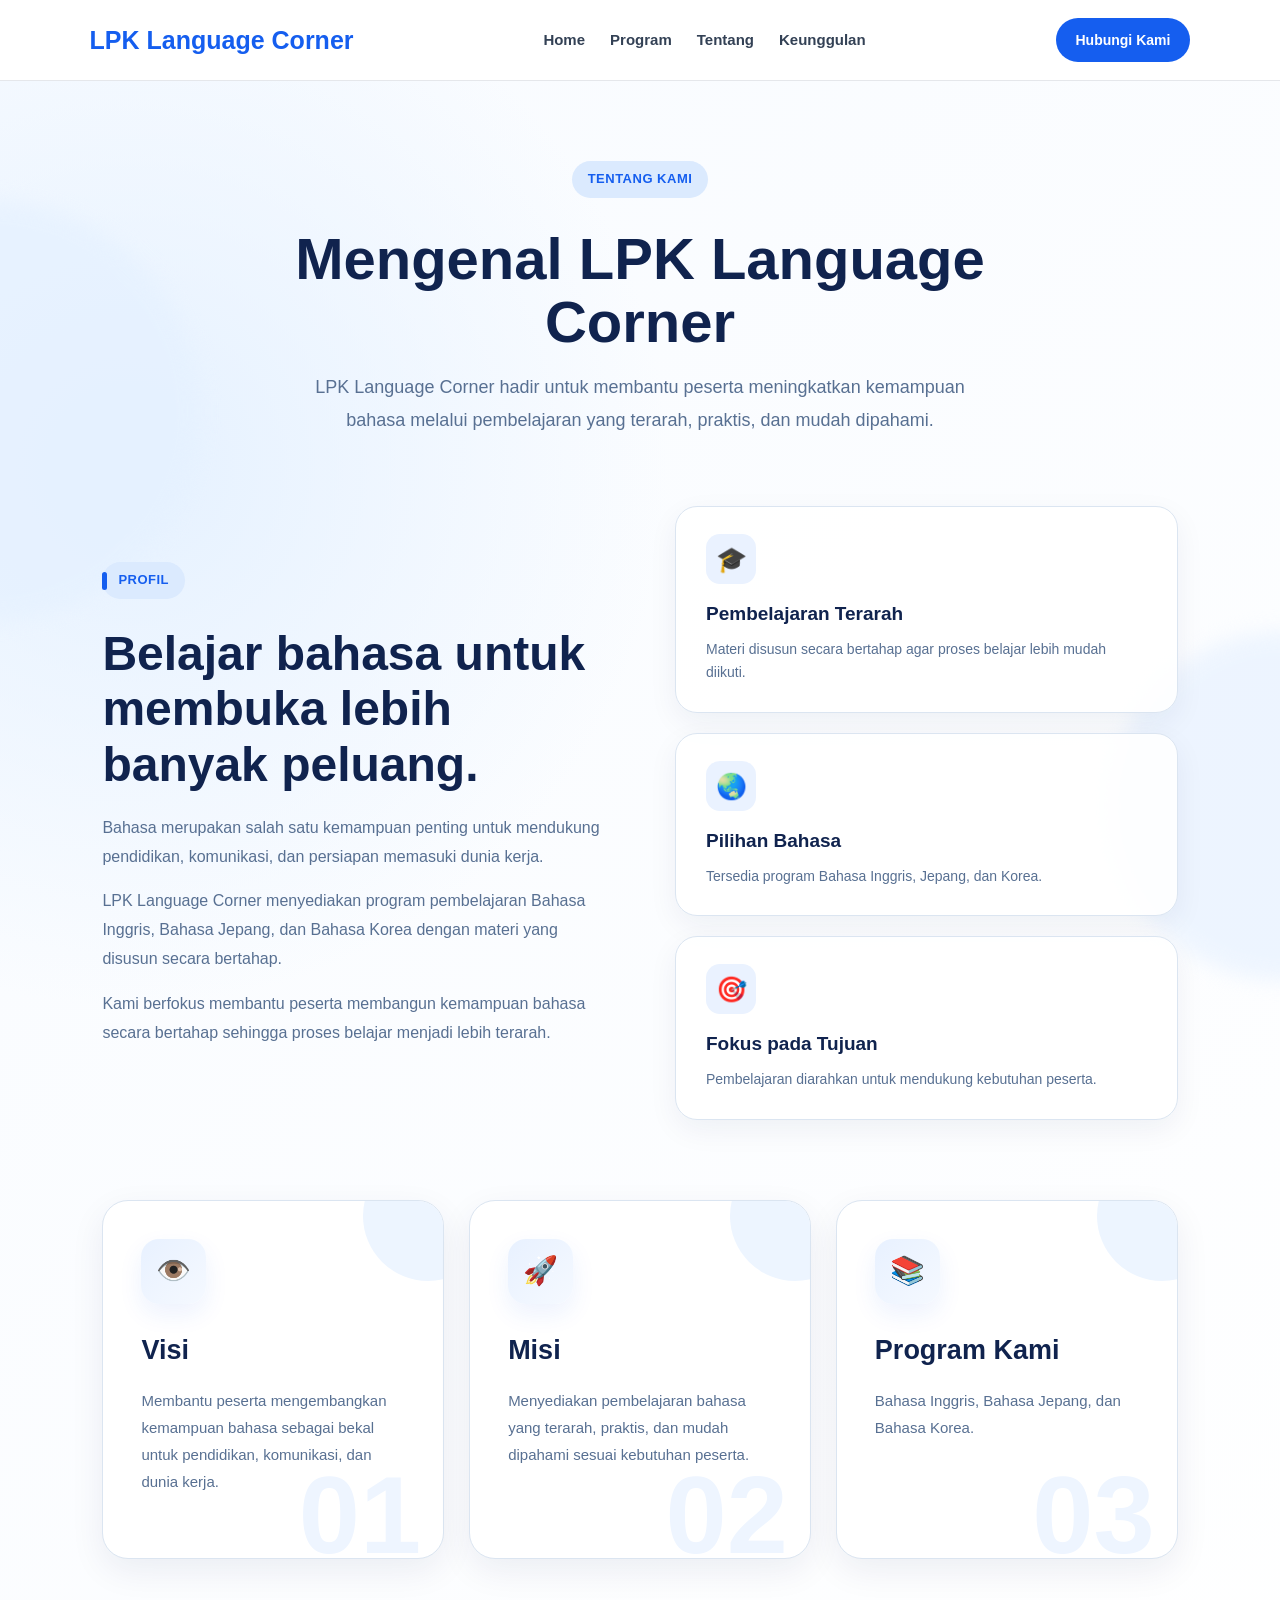
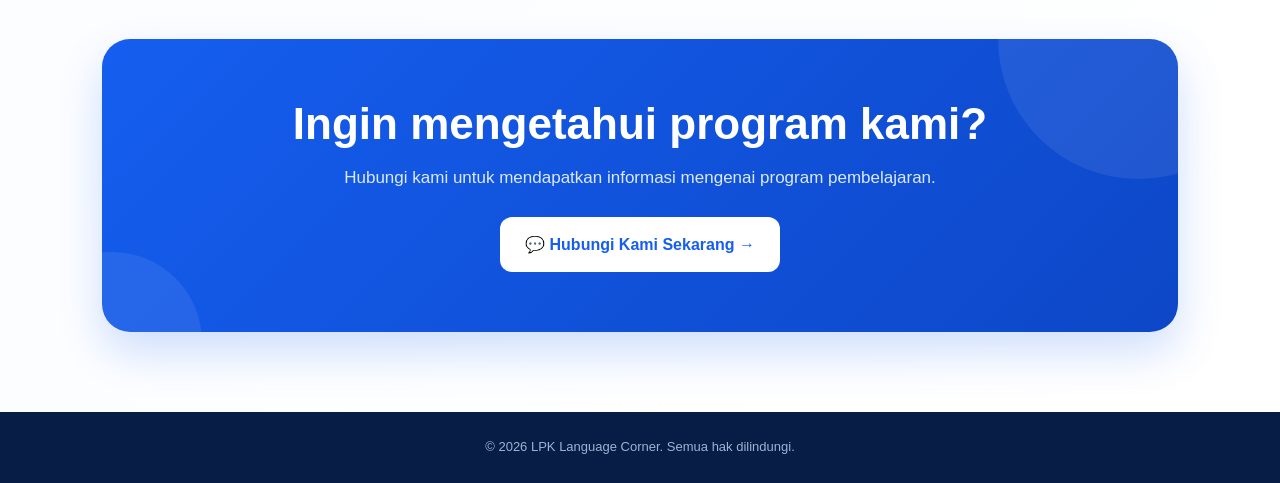
<file: tentang kami.html>
<!DOCTYPE html>
<html lang="id">
<head>
    <meta charset="UTF-8">
    <meta name="viewport" content="width=device-width, initial-scale=1.0">

    <title>Tentang Kami - LPK Language Corner</title>

    <link rel="stylesheet" href="style.css">
</head>

<body>

    <!-- =========================
         NAVBAR
    ========================== -->

    <header>

        <div class="logo">
            LPK Language Corner
        </div>

        <nav>
            <a href="index.html">Home</a>
            <a href="index.html#program">Program</a>
            <a href="tentang.html">Tentang</a>
            <a href="index.html#keunggulan">Keunggulan</a>
        </nav>

        <a
            href="https://wa.me/6281389813184?text=Halo%20LPK%20Language%20Corner%2C%20saya%20ingin%20mendapatkan%20informasi%20tentang%20LPK."
            target="_blank"
            rel="noopener noreferrer"
            class="nav-button"
        >
            Hubungi Kami
        </a>

    </header>


    <!-- =========================
         TENTANG KAMI
    ========================== -->

    <section id="tentang-detail">

        <div class="section-heading">

            <span class="section-label">
                TENTANG KAMI
            </span>

            <h1>
                Mengenal LPK Language Corner
            </h1>

            <p>
                LPK Language Corner hadir untuk membantu peserta
                meningkatkan kemampuan bahasa melalui pembelajaran
                yang terarah, praktis, dan mudah dipahami.
            </p>

        </div>


        <!-- =========================
             PROFIL
        ========================== -->

        <div class="about-content">

            <div>

                <span class="section-label">
                    PROFIL
                </span>

                <h2>
                    Belajar bahasa untuk membuka lebih banyak peluang.
                </h2>

                <p>
                    Bahasa merupakan salah satu kemampuan penting
                    untuk mendukung pendidikan, komunikasi,
                    dan persiapan memasuki dunia kerja.
                </p>

                <p>
                    LPK Language Corner menyediakan program
                    pembelajaran Bahasa Inggris, Bahasa Jepang,
                    dan Bahasa Korea dengan materi yang disusun
                    secara bertahap.
                </p>

                <p>
                    Kami berfokus membantu peserta membangun
                    kemampuan bahasa secara bertahap sehingga
                    proses belajar menjadi lebih terarah.
                </p>

            </div>


            <!-- KEUNGGULAN -->

            <div class="feature-container">

                <div class="feature-card">

                    <div class="feature-icon">
                        🎓
                    </div>

                    <h3>
                        Pembelajaran Terarah
                    </h3>

                    <p>
                        Materi disusun secara bertahap
                        agar proses belajar lebih mudah
                        diikuti.
                    </p>

                </div>


                <div class="feature-card">

                    <div class="feature-icon">
                        🌏
                    </div>

                    <h3>
                        Pilihan Bahasa
                    </h3>

                    <p>
                        Tersedia program Bahasa Inggris,
                        Jepang, dan Korea.
                    </p>

                </div>


                <div class="feature-card">

                    <div class="feature-icon">
                        🎯
                    </div>

                    <h3>
                        Fokus pada Tujuan
                    </h3>

                    <p>
                        Pembelajaran diarahkan untuk
                        mendukung kebutuhan peserta.
                    </p>

                </div>

            </div>

        </div>


        <!-- =========================
             VISI MISI PROGRAM
        ========================== -->

        <div class="program-container">

            <!-- VISI -->

            <div class="program-card">

                <div class="program-icon">
                    👁️
                </div>

                <h3>
                    Visi
                </h3>

                <p>
                    Membantu peserta mengembangkan kemampuan
                    bahasa sebagai bekal untuk pendidikan,
                    komunikasi, dan dunia kerja.
                </p>

            </div>


            <!-- MISI -->

            <div class="program-card">

                <div class="program-icon">
                    🚀
                </div>

                <h3>
                    Misi
                </h3>

                <p>
                    Menyediakan pembelajaran bahasa yang
                    terarah, praktis, dan mudah dipahami
                    sesuai kebutuhan peserta.
                </p>

            </div>


            <!-- PROGRAM -->

            <div class="program-card">

                <div class="program-icon">
                    📚
                </div>

                <h3>
                    Program Kami
                </h3>

                <p>
                    Bahasa Inggris, Bahasa Jepang,
                    dan Bahasa Korea.
                </p>

            </div>

        </div>


        <!-- =========================
             CTA
        ========================== -->

        <div style="text-align: center; margin-top: 60px;">

            <h2>
                Ingin mengetahui program kami?
            </h2>

            <p style="margin-bottom: 25px;">
                Hubungi kami untuk mendapatkan informasi
                mengenai program pembelajaran.
            </p>

            <a
                href="https://wa.me/6281389813184?text=Halo%20LPK%20Language%20Corner%2C%20saya%20ingin%20mendapatkan%20informasi%20tentang%20program%20LPK."
                target="_blank"
                rel="noopener noreferrer"
                class="contact-button"
            >
                💬 Hubungi Kami Sekarang →
            </a>

        </div>

    </section>


    <!-- =========================
         FOOTER
    ========================== -->

    <footer>

        <p>
            © 2026 LPK Language Corner.
            Semua hak dilindungi.
        </p>

    </footer>

</body>
</html>
</file>
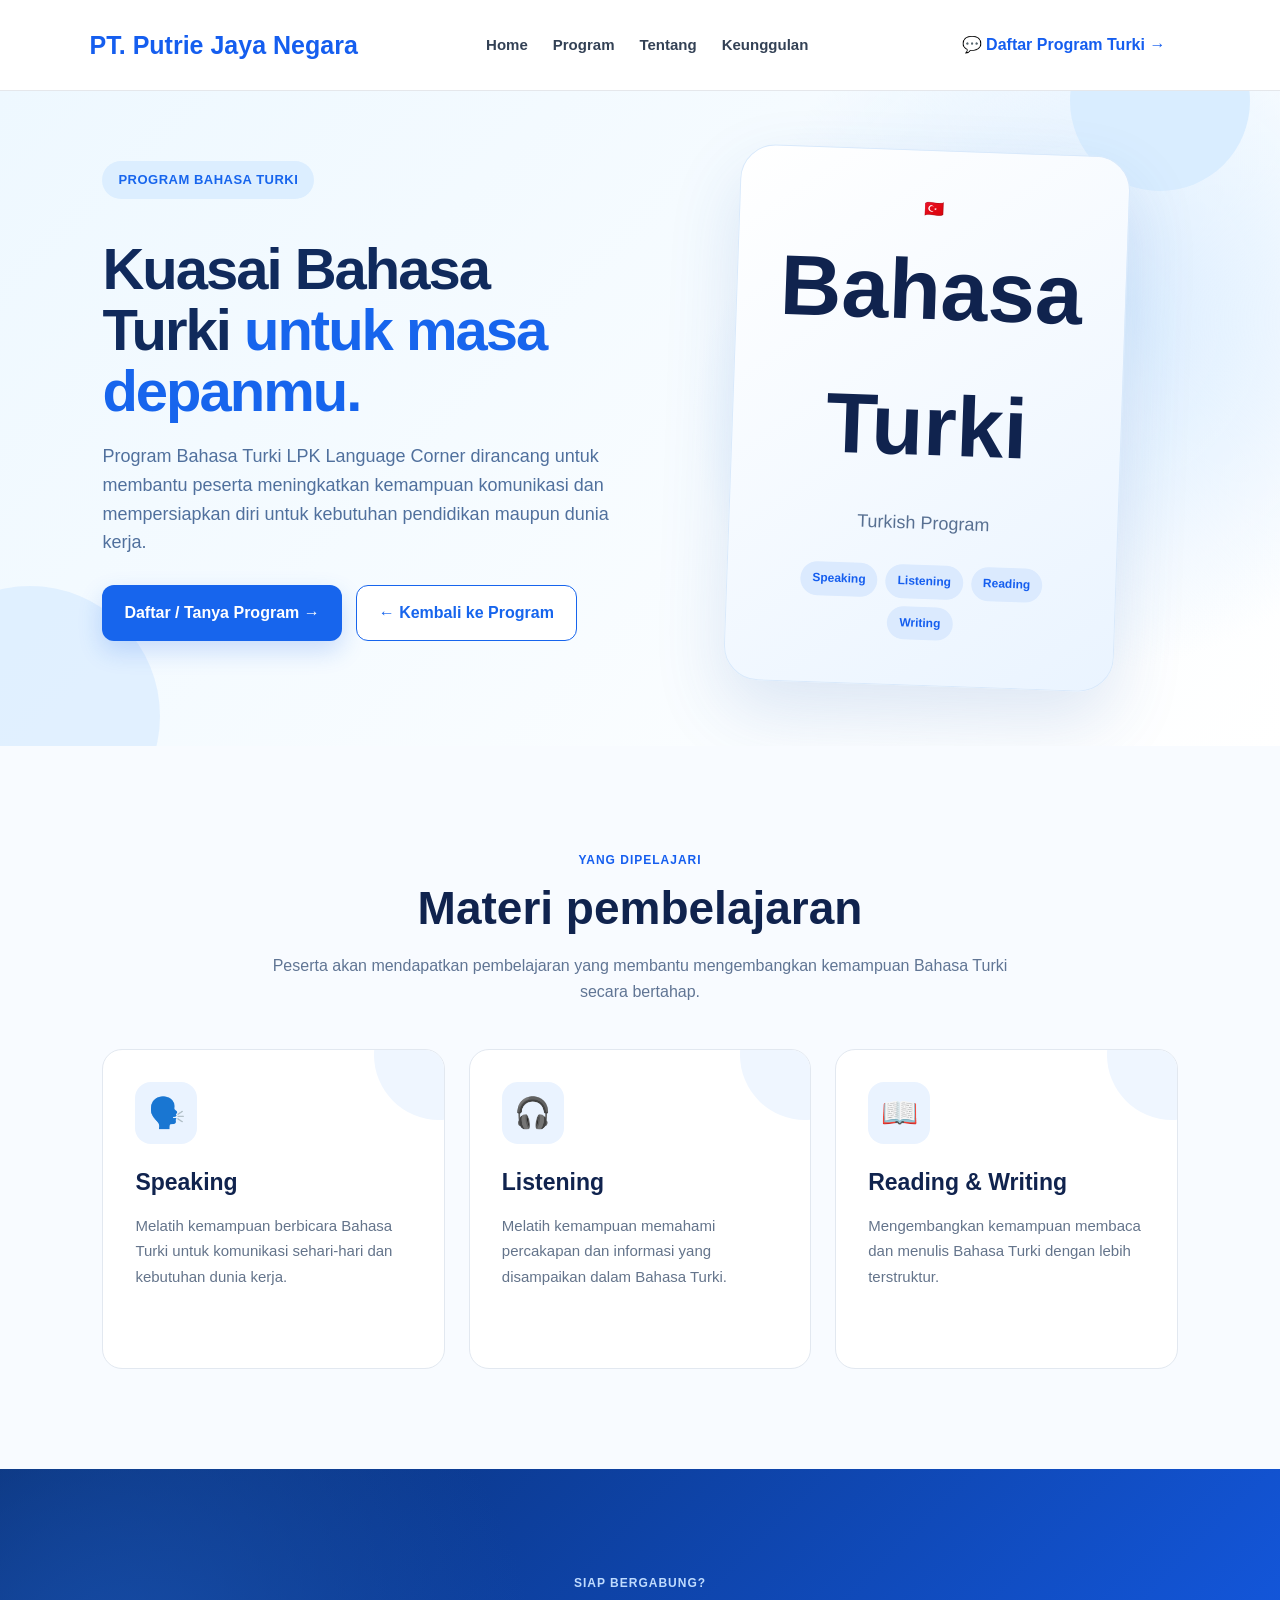
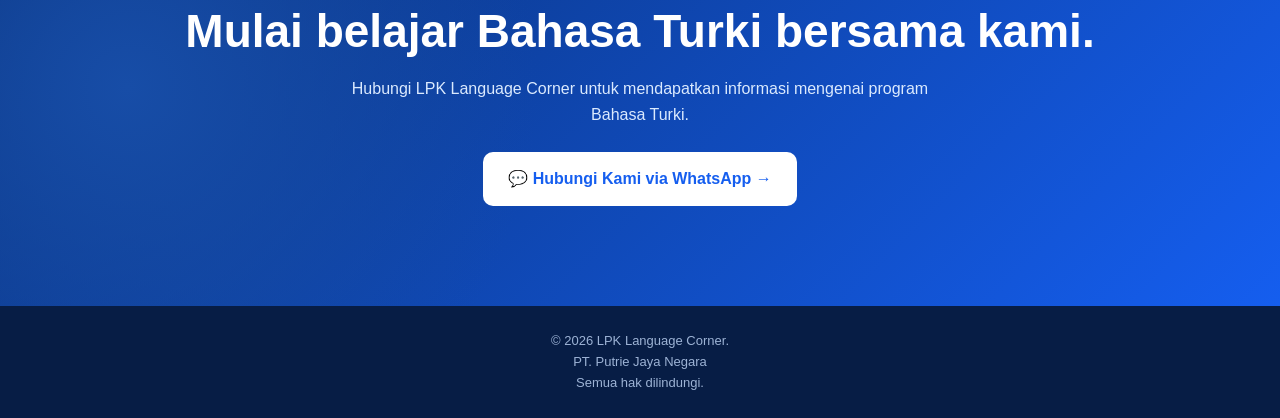
<file: turki.html>
<!DOCTYPE html>
<html lang="id">

<head>
    <meta charset="UTF-8">
    <meta name="viewport" content="width=device-width, initial-scale=1.0">

    <title>Program Bahasa Turki - LPK Language Corner</title>

    <link rel="stylesheet" href="style.css">
</head>

<body>

    <!-- NAVBAR -->
    <header>

        <div class="logo">
            PT. Putrie Jaya Negara
        </div>

        <nav>
            <a href="index.html">Home</a>
            <a href="index.html#program">Program</a>
            <a href="index.html#tentang">Tentang</a>
            <a href="index.html#keunggulan">Keunggulan</a>
        </nav>

        <a
            href="https://wa.me/6281389813184?text=Halo%20LPK%20Language%20Corner%2C%20saya%20tertarik%20dengan%20Program%20Bahasa%20Turki."
            target="_blank"
            class="contact-button"
        >
            💬 Daftar Program Turki →
        </a>

    </header>


    <!-- DETAIL PROGRAM -->
    <section id="home">

        <div class="hero-content">

            <span class="badge">
                PROGRAM BAHASA TURKI
            </span>

            <h1>
                Kuasai Bahasa Turki
                <span>untuk masa depanmu.</span>
            </h1>

            <p>
                Program Bahasa Turki LPK Language Corner
                dirancang untuk membantu peserta meningkatkan
                kemampuan komunikasi dan mempersiapkan diri
                untuk kebutuhan pendidikan maupun dunia kerja.
            </p>

            <div class="hero-buttons">

                <a
                    href="https://wa.me/6281389813184?text=Halo%20LPK%20Language%20Corner%2C%20saya%20tertarik%20dengan%20Program%20Bahasa%20Turki."
                    class="btn-primary"
                    target="_blank"
                >
                    Daftar / Tanya Program →
                </a>

                <a
                    href="index.html#program"
                    class="btn-secondary"
                >
                    ← Kembali ke Program
                </a>

            </div>

        </div>


        <div class="hero-visual">

            <div class="visual-card">

                🇹🇷

                <h3>
                    Bahasa Turki
                </h3>

                <p>
                    Turkish Program
                </p>

                <div class="language-list">

                    <span>Speaking</span>
                    <span>Listening</span>
                    <span>Reading</span>
                    <span>Writing</span>

                </div>

            </div>

        </div>

    </section>


    <!-- INFORMASI PROGRAM -->
    <section>

        <div class="section-heading">

            <span class="section-label">
                YANG DIPELAJARI
            </span>

            <h2>
                Materi pembelajaran
            </h2>

            <p>
                Peserta akan mendapatkan pembelajaran
                yang membantu mengembangkan kemampuan
                Bahasa Turki secara bertahap.
            </p>

        </div>


        <div class="program-container">

            <div class="program-card">

                <div class="program-icon">
                    🗣️
                </div>

                <h3>
                    Speaking
                </h3>

                <p>
                    Melatih kemampuan berbicara Bahasa Turki
                    untuk komunikasi sehari-hari dan kebutuhan
                    dunia kerja.
                </p>

            </div>


            <div class="program-card">

                <div class="program-icon">
                    🎧
                </div>

                <h3>
                    Listening
                </h3>

                <p>
                    Melatih kemampuan memahami percakapan
                    dan informasi yang disampaikan dalam
                    Bahasa Turki.
                </p>

            </div>


            <div class="program-card">

                <div class="program-icon">
                    📖
                </div>

                <h3>
                    Reading & Writing
                </h3>

                <p>
                    Mengembangkan kemampuan membaca dan
                    menulis Bahasa Turki dengan lebih
                    terstruktur.
                </p>

            </div>

        </div>

    </section>


    <!-- KONTAK -->
    <section id="kontak">

        <span class="section-label">
            SIAP BERGABUNG?
        </span>

        <h2>
            Mulai belajar Bahasa Turki bersama kami.
        </h2>

        <p>
            Hubungi LPK Language Corner untuk mendapatkan
            informasi mengenai program Bahasa Turki.
        </p>

        <a
            href="https://wa.me/6281389813184?text=Halo%20LPK%20Language%20Corner%2C%20saya%20ingin%20mendapatkan%20informasi%20Program%20Bahasa%20Turki."
            class="contact-button"
            target="_blank"
        >
            💬 Hubungi Kami via WhatsApp →
        </a>

    </section>


    <!-- FOOTER -->
    <footer>

        <p>
            © 2026 LPK Language Corner.<br>
            PT. Putrie Jaya Negara<br>
            Semua hak dilindungi.
        </p>

    </footer>

</body>

</html>
</file>
<file: style.css>
/* =========================
   RESET
========================= */

* {
    margin: 0;
    padding: 0;
    box-sizing: border-box;
}

html {
    scroll-behavior: smooth;
}

body {
    font-family: Arial, sans-serif;
    background: #f8fbff;
    color: #10234e;
    line-height: 1.6;
}

a {
    text-decoration: none;
}


/* =========================
   NAVBAR
========================= */

header {
    position: sticky;
    top: 0;
    z-index: 1000;

    width: 100%;

    display: flex;
    align-items: center;
    justify-content: space-between;

    padding: 18px 7%;

    background: rgba(255, 255, 255, 0.97);
    backdrop-filter: blur(10px);

    border-bottom: 1px solid #e5e7eb;
}

.logo {
    color: #155eef;
    font-size: 25px;
    font-weight: 800;
    white-space: nowrap;
}

nav {
    display: flex;
    align-items: center;
    gap: 25px;
}

nav a {
    color: #334155;
    text-decoration: none;
    font-size: 15px;
    font-weight: 700;

    transition: 0.2s ease;
}

nav a:hover {
    color: #155eef;
}

.nav-button {
    padding: 11px 20px;

    border-radius: 30px;

    background: #155eef;
    color: white !important;

    font-size: 14px;
    font-weight: 700;

    transition: 0.3s;
}

.nav-button:hover {
    background: #0d47c7;
    transform: translateY(-2px);
}
/* =========================
   HERO
========================= */

#home {
    min-height: 600px;

    display: grid;
    grid-template-columns: 1fr 1fr;

    align-items: center;

    gap: 60px;

    padding: 80px 8%;

    background:
        radial-gradient(
            circle at 85% 20%,
            #cfe5ff 0%,
            transparent 30%
        ),
        linear-gradient(
            135deg,
            #edf6ff,
            #ffffff
        );

    overflow: hidden;
}

.hero-content {
    max-width: 650px;
}

.badge {
    display: inline-block;

    padding: 7px 15px;
    margin-bottom: 20px;

    border-radius: 30px;

    background: #dbeafe;
    color: #155eef;

    font-size: 12px;
    font-weight: 800;
}

#home h1 {
    margin-bottom: 22px;

    font-size: clamp(42px, 5vw, 68px);

    line-height: 1.08;

    color: #10234e;
}

#home h1 span {
    color: #155eef;
}

#home p {
    max-width: 600px;

    margin-bottom: 30px;

    color: #587092;

    font-size: 18px;
}

.hero-buttons {
    display: flex;
    gap: 14px;

    margin-bottom: 40px;
}

.btn-primary,
.btn-secondary {
    display: inline-block;

    padding: 13px 22px;

    border-radius: 10px;

    font-weight: 700;

    transition: 0.3s;
}

.btn-primary {
    background: #155eef;
    color: white;

    box-shadow: 0 10px 25px rgba(21, 94, 239, 0.2);
}

.btn-primary:hover {
    background: #0d47c7;
    transform: translateY(-3px);
}

.btn-secondary {
    border: 1px solid #cbd8e8;

    background: white;
    color: #155eef;
}

.btn-secondary:hover {
    border-color: #155eef;
    transform: translateY(-3px);
}

.hero-info {
    display: flex;
    gap: 35px;
}

.hero-info div {
    display: flex;
    flex-direction: column;
}

.hero-info strong {
    font-size: 21px;
    color: #10234e;
}

.hero-info span {
    font-size: 12px;
    color: #71829d;
}


/* =========================
   HERO VISUAL
========================= */

.hero-visual {
    display: flex;
    justify-content: center;
    align-items: center;
}

.visual-card {
    width: 390px;
    min-height: 360px;

    padding: 45px;

    display: flex;
    flex-direction: column;
    align-items: center;
    justify-content: center;

    text-align: center;

    border-radius: 35px;

    background:
        linear-gradient(
            145deg,
            #ffffff,
            #eaf4ff
        );

    border: 1px solid #d9e9fb;

    box-shadow:
        0 30px 70px rgba(45, 100, 180, 0.15);

    transform: rotate(2deg);

    transition: 0.3s;
}

.visual-card:hover {
    transform: rotate(0deg) translateY(-8px);
}

.visual-card > :first-child {
    font-size: 85px;
    margin-bottom: 15px;
}

.visual-card h3 {
    margin-bottom: 8px;
    font-size: 28px;
}

.visual-card p {
    margin-bottom: 20px;
    color: #587092;
}

.language-list {
    display: flex;
    flex-wrap: wrap;
    justify-content: center;
    gap: 8px;
}

.language-list span {
    padding: 7px 12px;

    border-radius: 20px;

    background: #dbeafe;
    color: #155eef;

    font-size: 12px;
    font-weight: 700;
}


/* =========================
   GENERAL SECTION
========================= */

section {
    padding: 100px 8%;
}

.section-heading {
    max-width: 750px;

    margin: 0 auto;

    text-align: center;
}

.section-label {
    display: inline-block;

    margin-bottom: 12px;

    color: #155eef;

    font-size: 12px;
    font-weight: 800;

    letter-spacing: 1px;
}

section h2 {
    margin-bottom: 18px;

    font-size: clamp(32px, 4vw, 46px);

    line-height: 1.15;

    color: #10234e;
}

section p {
    color: #607594;
}


/* =========================
   PROGRAM
========================= */

#program {
    background: white;
}

.program-container {
    max-width: 1100px;

    margin: 45px auto 0;

    display: grid;

    grid-template-columns: repeat(3, 1fr);

    gap: 24px;
}

.program-card {
    position: relative;

    min-height: 320px;

    padding: 32px;

    background: #ffffff;

    border: 1px solid #e2e8f0;

    border-radius: 20px;

    overflow: hidden;

    transition: all 0.3s ease;
}

.program-card::after {
    content: "";

    position: absolute;

    width: 130px;
    height: 130px;

    top: -60px;
    right: -60px;

    background: #eff6ff;

    border-radius: 50%;
}

.program-card:hover {
    transform: translateY(-7px);

    border-color: #bfdbfe;

    box-shadow:
        0 18px 40px rgba(15, 23, 42, 0.08);
}

.program-icon {
    position: relative;

    z-index: 2;

    width: 62px;
    height: 62px;

    display: flex;

    align-items: center;
    justify-content: center;

    margin-bottom: 20px;

    border-radius: 16px;

    background: #eaf3ff;

    font-size: 30px;
}

.number {
    position: absolute;

    top: 25px;
    right: 25px;

    color: #7ca5db;

    font-size: 12px;

    font-weight: 700;
}

.program-card h3 {
    position: relative;

    z-index: 2;

    margin-bottom: 12px;

    font-size: 23px;

    color: #10234e;
}

.program-card p {
    position: relative;

    z-index: 2;

    margin-bottom: 25px;

    font-size: 15px;

    line-height: 1.7;

    color: #64748b;
}

.program-card a {
    position: relative;

    z-index: 2;

    display: inline-block;

    color: #155eef;

    font-size: 14px;

    font-weight: 800;

    text-decoration: none;
}

.program-card a:hover {
    text-decoration: underline;
}


/* =========================
   TENTANG KAMI
========================= */

#tentang {
    background:
        linear-gradient(
            135deg,
            #edf7ff,
            #ffffff
        );
}

.about-content {
    max-width: 1100px;

    margin: auto;

    display: grid;

    grid-template-columns: 0.9fr 1.1fr;

    gap: 60px;

    align-items: center;
}

.about-content > div:first-child h2 {
    max-width: 500px;
}

.about-content > div:first-child p {
    max-width: 550px;

    margin-bottom: 25px;
}

.feature-container {
    display: grid;

    grid-template-columns: repeat(3, 1fr);

    gap: 15px;
}

.feature-card {
    padding: 22px;

    border: 1px solid #e0eaf5;

    border-radius: 18px;

    background: white;

    box-shadow:
        0 8px 25px rgba(25, 70, 130, 0.05);
}

.feature-icon {
    width: 48px;
    height: 48px;

    display: flex;

    align-items: center;
    justify-content: center;

    margin-bottom: 15px;

    border-radius: 13px;

    background: #eaf3ff;

    font-size: 22px;
}

.feature-card h3 {
    margin-bottom: 8px;

    font-size: 16px;

    color: #10234e;
}

.feature-card p {
    font-size: 13px;
}


/* =========================
   KONTAK
========================= */

#kontak {
    text-align: center;

    background:
        radial-gradient(
            circle at 10% 50%,
            #174da7,
            transparent 35%
        ),
        linear-gradient(
            135deg,
            #092f72,
            #155eef
        );

    color: white;
}

#kontak .section-label {
    color: #bfdbfe;
}

#kontak h2 {
    color: white;
}

#kontak p {
    max-width: 600px;

    margin: 0 auto 25px;

    color: #dbeafe;
}

.contact-button {
    display: inline-block;

    padding: 14px 25px;

    border-radius: 10px;

    background: white;

    color: #155eef;

    font-weight: 800;

    transition: 0.3s;
}

.contact-button:hover {
    transform: translateY(-3px);

    box-shadow:
        0 10px 25px rgba(0,0,0,0.15);
}


/* =========================
   FOOTER
========================= */

footer {
    padding: 25px 8%;

    text-align: center;

    background: #071d45;

    color: #9db3d5;

    font-size: 13px;
}


/* =========================
   RESPONSIVE TABLET
========================= */

@media (max-width: 900px) {

    header {
        padding: 15px 5%;
    }

    nav {
        gap: 15px;
    }

    .nav-button {
        display: none;
    }

    #home {
        grid-template-columns: 1fr;

        padding: 70px 5%;

        text-align: center;
    }

    .hero-content {
        max-width: 700px;

        margin: auto;
    }

    #home p {
        margin-left: auto;
        margin-right: auto;
    }

    .hero-buttons {
        justify-content: center;
    }

    .hero-info {
        justify-content: center;
    }

    .hero-visual {
        order: -1;
    }

    .visual-card {
        width: 100%;
        max-width: 380px;
    }

    .program-container {
        grid-template-columns: 1fr;
        max-width: 600px;
    }

    .about-content {
        grid-template-columns: 1fr;
    }

    .feature-container {
        grid-template-columns: 1fr;
    }
}


/* =========================
   RESPONSIVE HP
========================= */

@media (max-width: 600px) {

    header {
        height: auto;

        padding: 16px 5%;

        flex-direction: column;

        gap: 12px;
    }

    header h1,
    .logo {
        font-size: 23px;
    }

    nav {
        flex-wrap: wrap;

        justify-content: center;

        gap: 13px;
    }

    nav a {
        font-size: 13px;
    }

    #home {
        padding: 60px 5%;
    }

    #home h1 {
        font-size: 43px;
    }

    #home p {
        font-size: 16px;
    }

    .hero-buttons {
        flex-direction: column;
    }

    .btn-primary,
    .btn-secondary {
        text-align: center;

        width: 100%;
    }

    .hero-info {
        gap: 18px;
    }

    .hero-info strong {
        font-size: 18px;
    }

    section {
        padding: 70px 5%;
    }

    section h2 {
        font-size: 32px;
    }

    .visual-card {
        min-height: 320px;

        padding: 30px;
    }

    .program-container {
        width: 100%;
    }

    .program-card {
        min-height: 290px;

        padding: 25px;
    }

    .program-card h3 {
        font-size: 21px;
    }

    .about-content {
        gap: 35px;
    }
}
/* =================================
   TENTANG KAMI - MODERN STYLE
================================= */

#tentang-detail {
    padding: 80px 8%;
    background:
        radial-gradient(circle at 10% 20%, #e5f1ff 0%, transparent 28%),
        linear-gradient(135deg, #f8fbff, #ffffff);
}

/* Judul halaman */
#tentang-detail .section-heading {
    max-width: 850px;
    margin: 0 auto 70px;
    text-align: center;
}

#tentang-detail .section-label {
    display: inline-block;
    padding: 8px 16px;
    border-radius: 30px;
    background: #dbeafe;
    color: #155eef;
    font-size: 13px;
    font-weight: 800;
    letter-spacing: 0.5px;
}

#tentang-detail .section-heading h1 {
    margin: 18px 0;
    font-size: clamp(38px, 5vw, 58px);
    line-height: 1.08;
    color: #10234e;
}

#tentang-detail .section-heading p {
    max-width: 700px;
    margin: auto;
    color: #587092;
    font-size: 18px;
    line-height: 1.8;
}


/* =================================
   PROFIL
================================= */

#tentang-detail .about-content {
    display: grid;
    grid-template-columns: 1fr 1fr;
    gap: 70px;
    align-items: center;
    margin-bottom: 80px;
}

#tentang-detail .about-content > div:first-child {
    max-width: 600px;
}

#tentang-detail .about-content h2 {
    margin: 15px 0 22px;
    font-size: clamp(32px, 4vw, 48px);
    line-height: 1.15;
    color: #10234e;
}

#tentang-detail .about-content p {
    margin-bottom: 16px;
    color: #587092;
    font-size: 16px;
    line-height: 1.8;
}


/* =================================
   FEATURE CARD
================================= */

#tentang-detail .feature-container {
    display: grid;
    grid-template-columns: 1fr;
    gap: 18px;
}

#tentang-detail .feature-card {
    padding: 25px;
    border: 1px solid #dbe5f1;
    border-radius: 20px;
    background: rgba(255,255,255,0.85);
    box-shadow: 0 10px 30px rgba(16,35,78,0.06);
    transition: all 0.3s ease;
}

#tentang-detail .feature-card:hover {
    transform: translateY(-6px);
    border-color: #9fc2ff;
    box-shadow: 0 18px 40px rgba(21,94,239,0.12);
}

#tentang-detail .feature-icon {
    width: 50px;
    height: 50px;
    display: flex;
    align-items: center;
    justify-content: center;
    margin-bottom: 15px;
    border-radius: 14px;
    background: #eaf2ff;
    font-size: 25px;
}

#tentang-detail .feature-card h3 {
    margin-bottom: 8px;
    color: #10234e;
    font-size: 19px;
}

#tentang-detail .feature-card p {
    margin: 0;
    font-size: 14px;
    line-height: 1.7;
}


/* =================================
   VISI MISI PROGRAM
================================= */

#tentang-detail .program-container {
    display: grid;
    grid-template-columns: repeat(3, 1fr);
    gap: 24px;
    margin-top: 30px;
}

#tentang-detail .program-card {
    position: relative;
    padding: 35px;
    min-height: 280px;
    overflow: hidden;
    border: 1px solid #dbe5f1;
    border-radius: 22px;
    background: white;
    box-shadow: 0 12px 35px rgba(16,35,78,0.07);
    transition: all 0.3s ease;
}

#tentang-detail .program-card::after {
    content: "";
    position: absolute;
    width: 130px;
    height: 130px;
    right: -50px;
    top: -50px;
    border-radius: 50%;
    background: #edf5ff;
}

#tentang-detail .program-card:hover {
    transform: translateY(-8px);
    box-shadow: 0 20px 45px rgba(21,94,239,0.13);
}

#tentang-detail .program-icon {
    position: relative;
    z-index: 1;
    width: 58px;
    height: 58px;
    display: flex;
    align-items: center;
    justify-content: center;
    margin-bottom: 25px;
    border-radius: 16px;
    background: #eaf2ff;
    font-size: 28px;
}

#tentang-detail .program-card h3 {
    position: relative;
    z-index: 1;
    margin-bottom: 15px;
    color: #10234e;
    font-size: 24px;
}

#tentang-detail .program-card p {
    position: relative;
    z-index: 1;
    color: #587092;
    line-height: 1.8;
}


/* =================================
   CTA
================================= */

#tentang-detail > div:last-child {
    margin-top: 80px !important;
    padding: 60px 30px;
    border-radius: 28px;
    background: linear-gradient(135deg, #155eef, #0d47c7);
    box-shadow: 0 20px 45px rgba(21,94,239,0.2);
}

#tentang-detail > div:last-child h2 {
    color: white;
    font-size: clamp(30px, 4vw, 44px);
    margin-bottom: 15px;
}

#tentang-detail > div:last-child p {
    color: #dbeafe;
    font-size: 17px;
}

#tentang-detail > div:last-child .contact-button {
    display: inline-block;
    padding: 15px 25px;
    border-radius: 12px;
    background: white;
    color: #155eef;
    font-weight: 800;
    text-decoration: none;
    transition: 0.3s;
}

#tentang-detail > div:last-child .contact-button:hover {
    transform: translateY(-4px);
    box-shadow: 0 10px 25px rgba(0,0,0,0.15);
}


/* =================================
   HP
================================= */

@media (max-width: 800px) {

    #tentang-detail {
        padding: 60px 5%;
    }

    #tentang-detail .about-content {
        grid-template-columns: 1fr;
        gap: 35px;
    }

    #tentang-detail .program-container {
        grid-template-columns: 1fr;
    }

    #tentang-detail .section-heading {
        margin-bottom: 45px;
    }

}
/* =========================================
   PREMIUM TENTANG KAMI
========================================= */

#tentang-detail {
    position: relative;
    overflow: hidden;
}

/* Background dekorasi */
#tentang-detail::before {
    content: "";
    position: absolute;
    width: 420px;
    height: 420px;
    top: 120px;
    left: -220px;
    border-radius: 50%;
    background: #e5f1ff;
    filter: blur(10px);
    opacity: 0.7;
    pointer-events: none;
}

#tentang-detail::after {
    content: "";
    position: absolute;
    width: 350px;
    height: 350px;
    top: 550px;
    right: -180px;
    border-radius: 50%;
    background: #eaf3ff;
    filter: blur(10px);
    opacity: 0.8;
    pointer-events: none;
}


/* =========================================
   PROFIL AREA
========================================= */

#tentang-detail .about-content {
    position: relative;
    z-index: 2;
}

/* Garis kecil di samping PROFIL */
#tentang-detail .about-content > div:first-child .section-label {
    position: relative;
    padding-left: 16px;
}

#tentang-detail .about-content > div:first-child .section-label::before {
    content: "";
    position: absolute;
    left: 0;
    top: 50%;
    width: 5px;
    height: 18px;
    border-radius: 10px;
    background: #155eef;
    transform: translateY(-50%);
}


/* =========================================
   FEATURE CARD PREMIUM
========================================= */

#tentang-detail .feature-container {
    gap: 20px;
}

#tentang-detail .feature-card {
    position: relative;
    overflow: hidden;
    padding: 27px 30px;
    border-radius: 22px;
    background: rgba(255,255,255,0.9);
    transition: all 0.35s ease;
}

/* garis biru */
#tentang-detail .feature-card::before {
    content: "";
    position: absolute;
    left: 0;
    top: 0;
    width: 4px;
    height: 100%;
    background: #155eef;
    transform: scaleY(0);
    transform-origin: bottom;
    transition: 0.35s ease;
}

#tentang-detail .feature-card:hover::before {
    transform: scaleY(1);
}

#tentang-detail .feature-card:hover {
    transform: translateX(7px);
    box-shadow: 0 18px 45px rgba(21,94,239,0.13);
}

#tentang-detail .feature-icon {
    transition: 0.35s ease;
}

#tentang-detail .feature-card:hover .feature-icon {
    transform: scale(1.1) rotate(-4deg);
}


/* =========================================
   VISI MISI PROGRAM
========================================= */

#tentang-detail .program-container {
    position: relative;
    z-index: 2;
    gap: 25px;
}

/* Card */
#tentang-detail .program-card {
    min-height: 310px;
    padding: 38px;
    border-radius: 26px;
    transition: all 0.4s ease;
}

/* nomor besar */
#tentang-detail .program-card::before {
    content: "01";
    position: absolute;
    right: 22px;
    bottom: -12px;
    font-size: 110px;
    line-height: 1;
    font-weight: 900;
    color: #eef5ff;
    z-index: 0;
}

#tentang-detail .program-card:nth-child(2)::before {
    content: "02";
}

#tentang-detail .program-card:nth-child(3)::before {
    content: "03";
}

/* Hover */
#tentang-detail .program-card:hover {
    transform: translateY(-12px);
    border-color: #a9c8ff;
    box-shadow: 0 25px 55px rgba(21,94,239,0.15);
}

/* Icon */
#tentang-detail .program-icon {
    position: relative;
    z-index: 2;
    width: 65px;
    height: 65px;
    border-radius: 18px;
    background: linear-gradient(135deg, #e8f1ff, #f5f9ff);
    box-shadow: 0 10px 25px rgba(21,94,239,0.08);
    transition: 0.4s ease;
}

#tentang-detail .program-card:hover .program-icon {
    transform: translateY(-5px) scale(1.08);
}

/* Judul */
#tentang-detail .program-card h3 {
    position: relative;
    z-index: 2;
    font-size: 27px;
    margin-top: 25px;
}

/* Isi */
#tentang-detail .program-card p {
    position: relative;
    z-index: 2;
    max-width: 340px;
    font-size: 15px;
}


/* =========================================
   CTA PREMIUM
========================================= */

#tentang-detail > div:last-child {
    position: relative;
    z-index: 3;
    overflow: hidden;
}

#tentang-detail > div:last-child::before {
    content: "";
    position: absolute;
    width: 280px;
    height: 280px;
    right: -100px;
    top: -140px;
    border-radius: 50%;
    background: rgba(255,255,255,0.08);
}

#tentang-detail > div:last-child::after {
    content: "";
    position: absolute;
    width: 180px;
    height: 180px;
    left: -80px;
    bottom: -100px;
    border-radius: 50%;
    background: rgba(255,255,255,0.08);
}

#tentang-detail > div:last-child h2,
#tentang-detail > div:last-child p,
#tentang-detail > div:last-child a {
    position: relative;
    z-index: 2;
}


/* =========================================
   RESPONSIVE HP
========================================= */

@media (max-width: 800px) {

    #tentang-detail .program-card {
        min-height: 270px;
        padding: 30px;
    }

    #tentang-detail .program-card h3 {
        font-size: 24px;
    }

    #tentang-detail .program-card::before {
        font-size: 85px;
    }

    #tentang-detail .feature-card:hover {
        transform: translateY(-5px);
    }

}
/* =========================================
   NEW HOMEPAGE HERO
========================================= */

#home {
    position: relative;
    min-height: 590px;

    display: grid;
    grid-template-columns: 1fr 1fr;
    align-items: center;

    gap: 40px;

    padding: 70px 8%;

    overflow: hidden;

    background:
        radial-gradient(
            circle at 80% 20%,
            #d5eaff 0%,
            transparent 35%
        ),
        linear-gradient(
            135deg,
            #eef8ff,
            #ffffff
        );
}


/* dekorasi background */

#home::before {
    content: "";
    position: absolute;

    width: 260px;
    height: 260px;

    left: -100px;
    bottom: -100px;

    border-radius: 50%;

    background: #dceeff;
    opacity: 0.8;
}

#home::after {
    content: "";
    position: absolute;

    width: 180px;
    height: 180px;

    right: 30px;
    top: -80px;

    border-radius: 50%;

    background: #d9edff;
}


/* =========================================
   HERO TEXT
========================================= */

.hero-content {
    position: relative;
    z-index: 5;

    max-width: 650px;
}

.badge {
    display: inline-block;

    padding: 8px 15px;
    margin-bottom: 18px;

    border-radius: 30px;

    background: #dceeff;
    color: #155eef;

    font-size: 12px;
    font-weight: 800;
}

#home h1 {
    margin-bottom: 20px;

    font-size: clamp(42px, 5vw, 66px);

    line-height: 1.08;

    color: #10234e;
}

#home h1 span {
    color: #155eef;
}

#home p {
    max-width: 590px;

    margin-bottom: 28px;

    color: #587092;

    font-size: 18px;
    line-height: 1.6;
}


/* =========================================
   BUTTON
========================================= */

.hero-buttons {
    display: flex;
    gap: 14px;

    margin-bottom: 32px;
}

.btn-primary,
.btn-secondary {
    display: inline-flex;

    align-items: center;
    justify-content: center;

    padding: 13px 20px;

    border-radius: 12px;

    text-decoration: none;

    font-weight: 800;

    transition: 0.3s ease;
}

.btn-primary {
    background: #155eef;
    color: white;

    box-shadow: 0 10px 25px rgba(21,94,239,0.18);
}

.btn-primary:hover {
    transform: translateY(-3px);

    background: #0d47c7;

    box-shadow: 0 15px 30px rgba(21,94,239,0.25);
}

.btn-secondary {
    border: 1px solid #9fc2ed;

    background: white;
    color: #155eef;
}

.btn-secondary:hover {
    transform: translateY(-3px);

    border-color: #155eef;

    box-shadow: 0 10px 25px rgba(21,94,239,0.1);
}


/* =========================================
   HERO STAT
========================================= */

.hero-info {
    display: flex;
    align-items: center;

    gap: 30px;
}

.hero-stat {
    display: flex;
    align-items: center;

    gap: 10px;
}

.stat-icon {
    width: 42px;
    height: 42px;

    display: flex;
    align-items: center;
    justify-content: center;

    border-radius: 13px;

    background: #e3f0ff;

    font-size: 20px;
}

.hero-stat div:last-child {
    display: flex;
    flex-direction: column;
}

.hero-stat strong {
    color: #10234e;

    font-size: 18px;
}

.hero-stat span {
    color: #71829d;

    font-size: 11px;
}


/* =========================================
   HERO VISUAL
========================================= */

.hero-visual {
    position: relative;

    min-height: 470px;

    display: flex;
    align-items: center;
    justify-content: center;

    z-index: 2;
}

.hero-circle {
    position: absolute;

    width: 390px;
    height: 390px;

    border-radius: 50%;

    background:
        radial-gradient(
            circle,
            #b9ddff,
            #dff0ff 65%,
            transparent 70%
        );

    opacity: 0.9;
}

.globe {
    position: relative;
    z-index: 4;

    width: 190px;
    height: 190px;

    display: flex;
    align-items: center;
    justify-content: center;

    border-radius: 50%;

    font-size: 125px;

    filter:
        drop-shadow(
            0 20px 25px rgba(21,94,239,0.18)
        );
}


/* =========================================
   BOOKS
========================================= */

.book {
    position: absolute;

    z-index: 5;

    width: 130px;
    height: 42px;

    display: flex;
    align-items: center;
    justify-content: center;

    border-radius: 10px;

    font-size: 25px;

    box-shadow: 0 12px 25px rgba(16,35,78,0.15);

    transform: rotate(-8deg);
}

.book-one {
    bottom: 115px;
    left: 105px;

    background: #2c73df;
}

.book-two {
    bottom: 75px;
    left: 125px;

    background: #f39a25;

    transform: rotate(5deg);
}


/* =========================================
   LANGUAGE CARDS
========================================= */

.language-card {
    position: absolute;

    z-index: 7;

    display: flex;
    align-items: center;
    gap: 9px;

    padding: 12px 17px;

    border-radius: 12px;

    background: white;

    box-shadow:
        0 12px 30px rgba(16,35,78,0.13);

    font-size: 25px;

    transition: 0.3s ease;
}

.language-card strong {
    color: #10234e;

    font-size: 14px;
}

.language-card:hover {
    transform: translateY(-5px) rotate(0deg);
}

.english {
    top: 95px;
    left: 80px;

    transform: rotate(-7deg);
}

.japanese {
    top: 125px;
    right: 60px;

    transform: rotate(5deg);
}

.korean {
    bottom: 150px;
    right: 40px;

    transform: rotate(4deg);
}


/* =========================================
   RESPONSIVE
========================================= */

@media (max-width: 900px) {

    #home {
        grid-template-columns: 1fr;

        padding: 60px 6%;

        text-align: center;
    }

    .hero-content {
        margin: auto;
    }

    #home p {
        margin-left: auto;
        margin-right: auto;
    }

    .hero-buttons {
        justify-content: center;
    }

    .hero-info {
        justify-content: center;
        flex-wrap: wrap;
    }

    .hero-visual {
        min-height: 400px;
    }
}


@media (max-width: 600px) {

    #home h1 {
        font-size: 40px;
    }

    #home p {
        font-size: 16px;
    }

    .hero-buttons {
        flex-direction: column;
    }

    .hero-info {
        gap: 18px;
    }

    .hero-visual {
        transform: scale(0.85);

        margin-top: -30px;
        margin-bottom: -30px;
    }

}
/* =========================
   HERO VISUAL
========================= */

.hero-visual {
    position: relative;
    width: 50%;
    min-height: 420px;
    display: flex;
    align-items: center;
    justify-content: center;
}

.hero-circle {
    position: absolute;
    width: 390px;
    height: 390px;
    border-radius: 50%;
    background: #dceeff;
    opacity: 0.8;
}

.globe {
    position: relative;
    z-index: 3;
    width: 230px;
    height: 230px;
    border-radius: 50%;
    background: #e8f5ff;
    display: flex;
    align-items: center;
    justify-content: center;
    font-size: 130px;
    box-shadow: 0 20px 50px rgba(30, 100, 200, 0.12);
}

.book {
    position: absolute;
    width: 170px;
    height: 35px;
    border-radius: 8px;
    transform: rotate(8deg);
    z-index: 4;
}

.book-blue {
    background: #1464e8;
    bottom: 75px;
    left: 105px;
}

.book-orange {
    background: #f5a623;
    bottom: 48px;
    left: 120px;
    transform: rotate(8deg);
}

.language-tag {
    position: absolute;
    z-index: 6;
    background: white;
    padding: 15px 20px;
    border-radius: 12px;
    box-shadow: 0 10px 30px rgba(0, 60, 150, 0.12);
    font-size: 16px;
    display: flex;
    align-items: center;
    gap: 8px;
}

.english {
    top: 75px;
    left: 55px;
    transform: rotate(-7deg);
}

.japanese {
    top: 105px;
    right: 35px;
    transform: rotate(5deg);
}

.korean {
    bottom: 115px;
    right: 20px;
    transform: rotate(4deg);
}
#home {
    display: flex;
    align-items: center;
    justify-content: space-between;
    gap: 50px;
    min-height: 520px;
    padding: 70px 8%;
}

.hero-content {
    width: 50%;
}

.hero-content h1 {
    font-size: 58px;
    line-height: 1.05;
}

.hero-content h1 span {
    color: #1765ed;
}

@media (max-width: 900px) {

    #home {
        flex-direction: column;
        text-align: center;
    }

    .hero-content,
    .hero-visual {
        width: 100%;
    }

    .hero-content h1 {
        font-size: 42px;
    }

    .hero-visual {
        min-height: 380px;
    }
}
/* ========================================
   HERO BARU
======================================== */

#home {
    width: 100%;
    min-height: 560px;
    padding: 70px 8%;
    box-sizing: border-box;

    display: flex;
    align-items: center;
    justify-content: space-between;
    gap: 50px;

    background:
        radial-gradient(circle at 85% 35%, #d9ecff 0, transparent 30%),
        linear-gradient(135deg, #eef8ff 0%, #ffffff 100%);

    overflow: hidden;
}


/* BAGIAN KIRI */

#home .hero-content {
    width: 50%;
    max-width: 620px;
    position: relative;
    z-index: 5;
}

#home .badge {
    display: inline-block;
    padding: 9px 16px;
    border-radius: 30px;

    background: #dceeff;
    color: #1765ed;

    font-size: 13px;
    font-weight: 700;
    letter-spacing: .5px;
}

#home h1 {
    margin: 22px 0 20px;

    font-size: 58px;
    line-height: 1.05;
    letter-spacing: -2px;

    color: #102a5c;
}

#home h1 span {
    color: #1765ed;
}

#home .hero-content > p {
    max-width: 560px;

    margin-bottom: 28px;

    font-size: 18px;
    line-height: 1.6;

    color: #50709d;
}


/* TOMBOL */

#home .hero-buttons {
    display: flex;
    gap: 14px;
    margin-bottom: 35px;
}

#home .btn-primary,
#home .btn-secondary {
    display: inline-flex;
    align-items: center;
    justify-content: center;

    padding: 14px 22px;

    border-radius: 12px;

    text-decoration: none;
    font-weight: 700;

    transition: .25s ease;
}

#home .btn-primary {
    background: #1765ed;
    color: white;
    box-shadow: 0 10px 25px rgba(23,101,237,.2);
}

#home .btn-primary:hover {
    transform: translateY(-3px);
}

#home .btn-secondary {
    background: white;
    color: #1765ed;
    border: 1px solid #1765ed;
}

#home .btn-secondary:hover {
    background: #eef6ff;
}


/* INFO */

#home .hero-info {
    display: flex;
    gap: 35px;
}

#home .hero-info div {
    display: flex;
    flex-direction: column;
}

#home .hero-info strong {
    font-size: 20px;
    color: #102a5c;
}

#home .hero-info span {
    margin-top: 3px;
    font-size: 13px;
    color: #6680a5;
}


/* ========================================
   BAGIAN KANAN
======================================== */

#home .hero-visual {
    position: relative;

    width: 48%;
    height: 440px;

    display: flex;
    align-items: center;
    justify-content: center;
}


/* LINGKARAN */

#home .hero-circle {
    position: absolute;

    width: 390px;
    height: 390px;

    border-radius: 50%;

    background: #dceeff;

    box-shadow:
        0 30px 80px rgba(23,101,237,.12);
}


/* GLOBE */

#home .globe {
    position: relative;
    z-index: 3;

    width: 220px;
    height: 220px;

    display: flex;
    align-items: center;
    justify-content: center;

    border-radius: 50%;

    background: #ffffff;

    font-size: 125px;

    box-shadow:
        0 20px 50px rgba(23,101,237,.18);
}


/* BUKU */

#home .book {
    position: absolute;
    z-index: 4;

    width: 180px;
    height: 35px;

    border-radius: 8px;

    box-shadow: 0 8px 15px rgba(0,0,0,.12);
}

#home .book-blue {
    left: 90px;
    bottom: 75px;

    background: #1765ed;

    transform: rotate(7deg);
}

#home .book-orange {
    left: 105px;
    bottom: 45px;

    background: #f5a623;

    transform: rotate(7deg);
}


/* KARTU BAHASA */

#home .language-tag {
    position: absolute;
    z-index: 6;

    display: flex;
    align-items: center;
    gap: 9px;

    padding: 15px 20px;

    background: white;

    border-radius: 12px;

    font-size: 15px;

    box-shadow:
        0 12px 30px rgba(30,80,150,.15);
}

#home .english {
    top: 65px;
    left: 40px;

    transform: rotate(-7deg);
}

#home .japanese {
    top: 105px;
    right: 25px;

    transform: rotate(5deg);
}

#home .korean {
    bottom: 105px;
    right: 0;

    transform: rotate(4deg);
}


/* ========================================
   RESPONSIVE
======================================== */

@media (max-width: 900px) {

    #home {
        flex-direction: column;
        text-align: center;

        padding: 60px 6%;
    }

    #home .hero-content {
        width: 100%;
    }

    #home .hero-content > p {
        margin-left: auto;
        margin-right: auto;
    }

    #home .hero-buttons {
        justify-content: center;
    }

    #home .hero-info {
        justify-content: center;
    }

    #home .hero-visual {
        width: 100%;
    }

    #home h1 {
        font-size: 44px;
    }
}
/* =========================
   HERO BARU
========================= */

.hero {
    min-height: 520px;
    display: flex;
    align-items: center;
    background: linear-gradient(135deg, #eaf5ff, #f7fbff);
    overflow: hidden;
}

.hero-container {
    width: min(1100px, 90%);
    margin: auto;
    display: grid;
    grid-template-columns: 1fr 1fr;
    align-items: center;
    gap: 50px;
}

.hero-content {
    max-width: 600px;
}

.hero-content h1 {
    font-size: clamp(48px, 5vw, 72px);
    line-height: 1.05;
    margin: 20px 0;
    color: #102a5c;
    font-weight: 800;
}

.hero-content h1 span {
    color: #1764ff;
}

.hero-content p {
    font-size: 18px;
    line-height: 1.6;
    color: #52709f;
    max-width: 560px;
}

.hero-visual {
    position: relative;
    width: 500px;
    height: 380px;
    margin: auto;
    border-radius: 50%;
    background: radial-gradient(
        circle,
        #dceeff 0%,
        #eaf5ff 45%,
        transparent 70%
    );
}

.globe {
    position: absolute;
    left: 50%;
    top: 50%;
    transform: translate(-50%, -50%);
    width: 220px;
    height: 220px;
    border-radius: 50%;
    background: #25d366;
    display: flex;
    align-items: center;
    justify-content: center;
    font-size: 145px;
    box-shadow: 0 25px 50px rgba(30, 100, 220, .18);
}

.book {
    position: absolute;
    font-size: 75px;
    z-index: 3;
    filter: drop-shadow(0 10px 8px rgba(0,0,0,.15));
}

.book-1 {
    left: 105px;
    bottom: 45px;
    transform: rotate(-10deg);
}

.book-2 {
    left: 170px;
    bottom: 20px;
    transform: rotate(7deg);
}

.language-card {
    position: absolute;
    z-index: 5;
    background: white;
    padding: 15px 22px;
    border-radius: 12px;
    box-shadow: 0 12px 30px rgba(30, 70, 130, .15);
    display: flex;
    align-items: center;
    gap: 10px;
    font-weight: 700;
    color: #172f5f;
    font-size: 16px;
}

.language-card:first-letter {
    font-size: 25px;
}

.english {
    top: 45px;
    left: 70px;
    transform: rotate(-6deg);
}

.japanese {
    top: 75px;
    right: 35px;
    transform: rotate(5deg);
}

.korean {
    right: 55px;
    bottom: 65px;
    transform: rotate(4deg);
}


/* =========================
   HERO BUTTON
========================= */

.hero-buttons {
    display: flex;
    gap: 15px;
    margin-top: 25px;
}

.hero-buttons a {
    text-decoration: none;
    padding: 14px 24px;
    border-radius: 10px;
    font-weight: 700;
    transition: .25s;
}

.hero-buttons a:first-child {
    background: #1764ff;
    color: white;
}

.hero-buttons a:first-child:hover {
    transform: translateY(-3px);
    box-shadow: 0 10px 25px rgba(23,100,255,.25);
}

.hero-buttons a:last-child {
    background: white;
    color: #1764ff;
    border: 1px solid #1764ff;
}


/* =========================
   HERO RESPONSIVE
========================= */

@media (max-width: 900px) {

    .hero-container {
        grid-template-columns: 1fr;
        text-align: center;
    }

    .hero-content {
        margin: auto;
    }

    .hero-content p {
        margin-left: auto;
        margin-right: auto;
    }

    .hero-buttons {
        justify-content: center;
    }

    .hero-visual {
        width: 420px;
        max-width: 100%;
        transform: scale(.85);
        margin-top: -30px;
    }
}

@media (max-width: 600px) {

    .hero-content h1 {
        font-size: 44px;
    }

    .hero-visual {
        transform: scale(.7);
        margin-top: -70px;
    }

}
/* =========================================
   LPK LANGUAGE CORNER - HERO WOW
========================================= */

.lc-hero {
    position: relative;
    min-height: 620px;
    overflow: hidden;
    background:
        radial-gradient(circle at 80% 40%, #dceeff 0%, transparent 35%),
        linear-gradient(135deg, #eef8ff 0%, #ffffff 75%);
    display: flex;
    align-items: center;
}

.lc-hero-container {
    width: min(1180px, 90%);
    margin: auto;
    display: grid;
    grid-template-columns: 1fr 1fr;
    align-items: center;
    gap: 30px;
    position: relative;
    z-index: 2;
}


/* =========================================
   BACKGROUND
========================================= */

.lc-hero-bg-circle {
    position: absolute;
    border-radius: 50%;
    background: rgba(70, 150, 255, .08);
    pointer-events: none;
}

.circle-1 {
    width: 430px;
    height: 430px;
    left: -180px;
    bottom: -200px;
}

.circle-2 {
    width: 300px;
    height: 300px;
    right: -100px;
    top: -130px;
}


/* =========================================
   HERO TEXT
========================================= */

.lc-hero-content {
    max-width: 650px;
}

.lc-badge {
    display: inline-flex;
    align-items: center;
    gap: 7px;
    padding: 9px 17px;
    border-radius: 30px;
    background: #dcecff;
    color: #1764ff;
    font-size: 13px;
    font-weight: 800;
    letter-spacing: .3px;
}

.lc-hero-content h1 {
    margin: 24px 0 20px;
    font-size: clamp(48px, 5.2vw, 72px);
    line-height: 1.02;
    letter-spacing: -2px;
    color: #102a5c;
    font-weight: 850;
}

.lc-hero-content h1 span {
    color: #1764ff;
}

.lc-hero-content p {
    max-width: 590px;
    margin: 0;
    color: #54739f;
    font-size: 18px;
    line-height: 1.65;
}


/* =========================================
   BUTTON
========================================= */

.lc-hero-buttons {
    display: flex;
    gap: 14px;
    margin-top: 30px;
    flex-wrap: wrap;
}

.lc-hero-buttons a {
    text-decoration: none;
    display: inline-flex;
    align-items: center;
    justify-content: center;
    gap: 10px;
    padding: 15px 24px;
    border-radius: 13px;
    font-weight: 800;
    transition: .25s ease;
}

.lc-btn-primary {
    background: linear-gradient(135deg, #1764ff, #2782ff);
    color: white;
    box-shadow: 0 12px 28px rgba(23,100,255,.25);
}

.lc-btn-primary:hover {
    transform: translateY(-4px);
    box-shadow: 0 18px 35px rgba(23,100,255,.35);
}

.lc-btn-secondary {
    background: white;
    border: 1px solid #bdd5f5;
    color: #1764ff;
}

.lc-btn-secondary:hover {
    transform: translateY(-4px);
    border-color: #1764ff;
}


/* =========================================
   STATS
========================================= */

.lc-stats {
    display: flex;
    gap: 28px;
    margin-top: 38px;
}

.lc-stat {
    display: flex;
    align-items: center;
    gap: 10px;
}

.lc-stat-icon {
    width: 42px;
    height: 42px;
    border-radius: 13px;
    background: #e4f1ff;
    display: flex;
    align-items: center;
    justify-content: center;
    font-size: 20px;
}

.lc-stat strong {
    display: block;
    color: #102a5c;
    font-size: 17px;
}

.lc-stat small {
    display: block;
    margin-top: 2px;
    color: #6983a7;
    font-size: 12px;
}


/* =========================================
   HERO ILUSTRASI
========================================= */

.lc-hero-art {
    height: 470px;
    position: relative;
    display: flex;
    align-items: center;
    justify-content: center;
}

.lc-art-glow {
    position: absolute;
    width: 390px;
    height: 390px;
    border-radius: 50%;
    background: radial-gradient(
        circle,
        #d2eaff 0%,
        #eaf5ff 45%,
        transparent 72%
    );
}


/* =========================================
   GLOBE
========================================= */

.lc-globe {
    position: relative;
    z-index: 3;
    width: 225px;
    height: 225px;
    border-radius: 50%;
    display: flex;
    align-items: center;
    justify-content: center;
    font-size: 145px;
    filter: drop-shadow(0 25px 25px rgba(23,100,255,.18));
}


/* =========================================
   BOOKS
========================================= */

.lc-book {
    position: absolute;
    z-index: 5;
    font-size: 75px;
    filter: drop-shadow(0 12px 10px rgba(0,0,0,.16));
}

.book-one {
    bottom: 72px;
    left: 120px;
    transform: rotate(-12deg);
}

.book-two {
    bottom: 45px;
    left: 185px;
    transform: rotate(9deg);
}


/* =========================================
   LANGUAGE CARD
========================================= */

.lc-language {
    position: absolute;
    z-index: 7;
    background: white;
    padding: 15px 20px;
    border-radius: 13px;
    display: flex;
    align-items: center;
    gap: 10px;
    color: #102a5c;
    box-shadow: 0 15px 35px rgba(30,70,130,.15);
    font-size: 17px;
    min-width: 130px;
}

.lc-language strong {
    font-weight: 800;
}

.english {
    left: 35px;
    top: 75px;
    transform: rotate(-7deg);
}

.japanese {
    right: 25px;
    top: 105px;
    transform: rotate(6deg);
}

.korean {
    right: 50px;
    bottom: 75px;
    transform: rotate(4deg);
}


/* =========================================
   DECORATION DOTS
========================================= */

.lc-dots {
    position: absolute;
    left: 30px;
    bottom: 80px;
    width: 100px;
    height: 80px;
    background-image: radial-gradient(
        #9bc9ff 2px,
        transparent 2px
    );
    background-size: 16px 16px;
    opacity: .55;
}


/* =========================================
   RESPONSIVE
========================================= */

@media (max-width: 950px) {

    .lc-hero {
        padding: 70px 0;
    }

    .lc-hero-container {
        grid-template-columns: 1fr;
        text-align: center;
    }

    .lc-hero-content {
        margin: auto;
    }

    .lc-hero-content p {
        margin: auto;
    }

    .lc-hero-buttons {
        justify-content: center;
    }

    .lc-stats {
        justify-content: center;
        flex-wrap: wrap;
    }

    .lc-hero-art {
        margin-top: 20px;
    }
}


@media (max-width: 600px) {

    .lc-hero-content h1 {
        font-size: 43px;
        letter-spacing: -1px;
    }

    .lc-hero-content p {
        font-size: 16px;
    }

    .lc-hero-art {
        transform: scale(.78);
        margin-top: -40px;
        margin-bottom: -60px;
    }

    .lc-stats {
        gap: 15px;
    }
}
</file>
